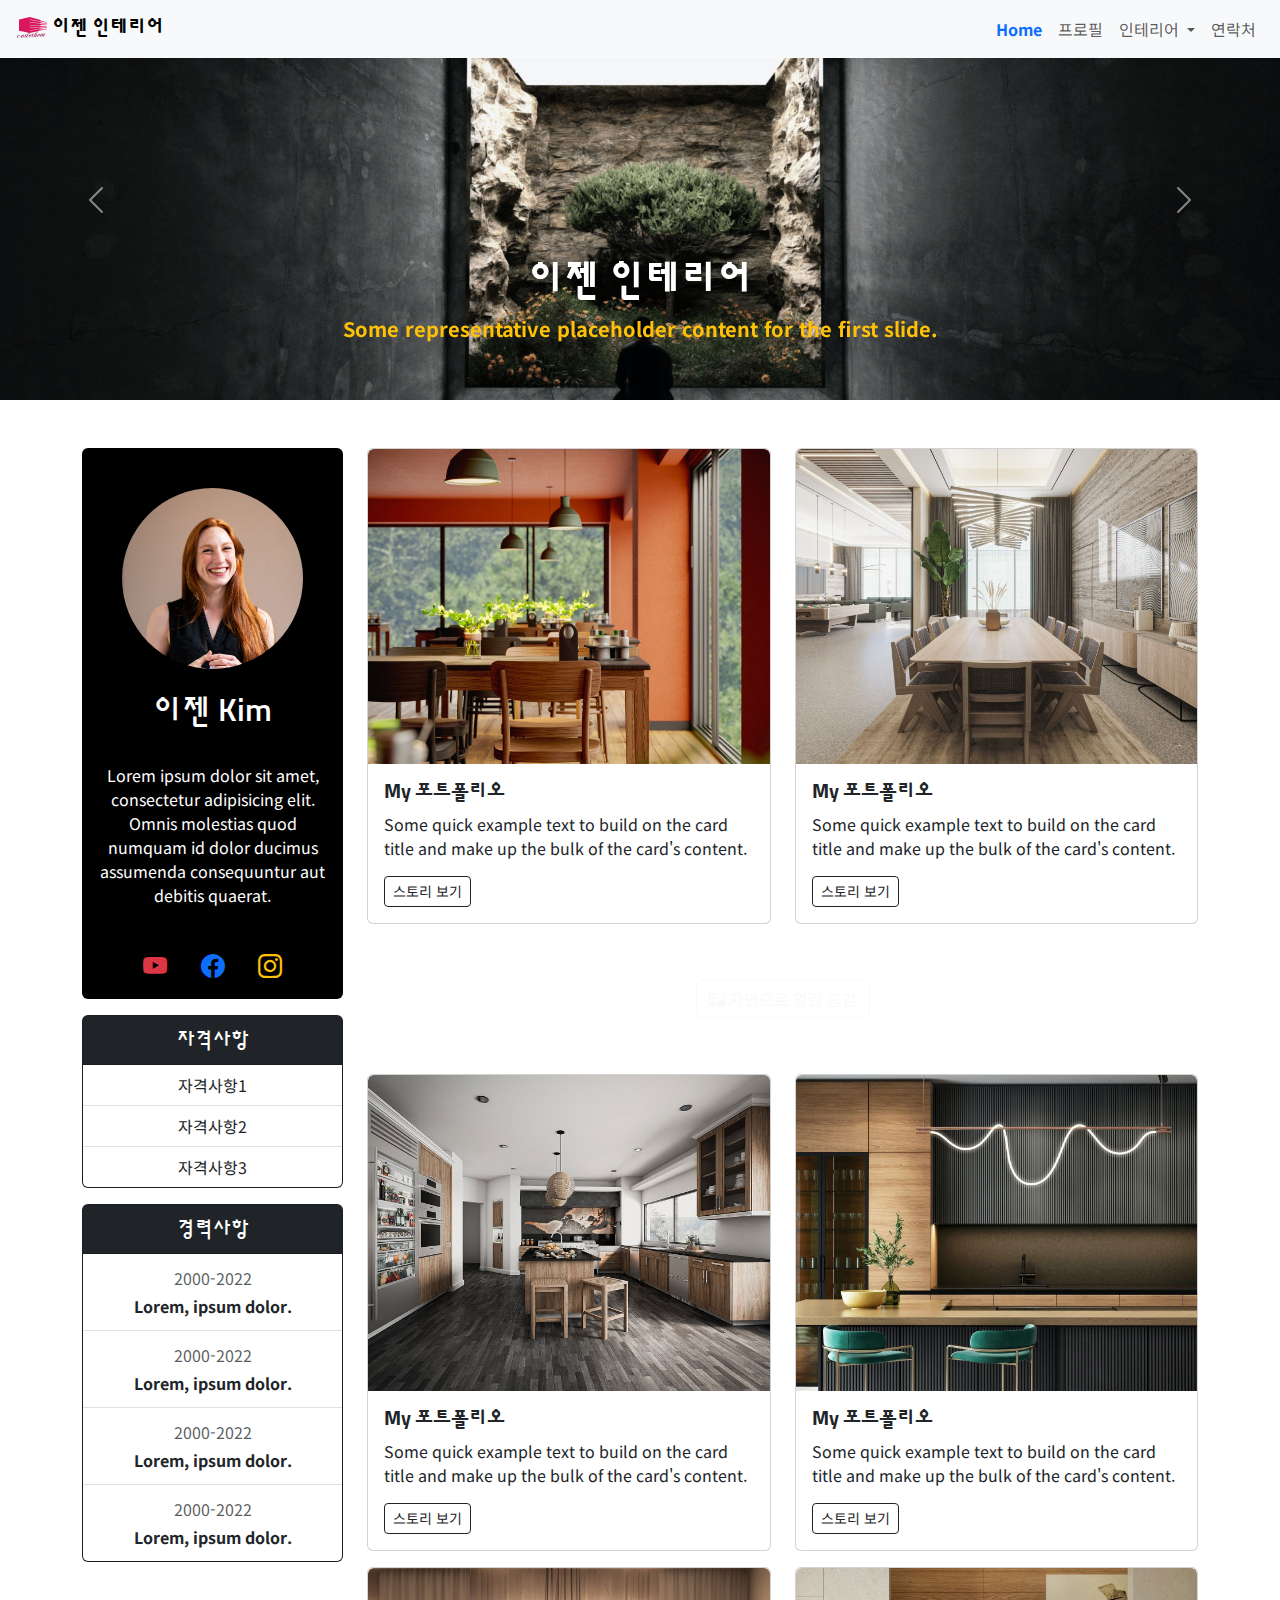
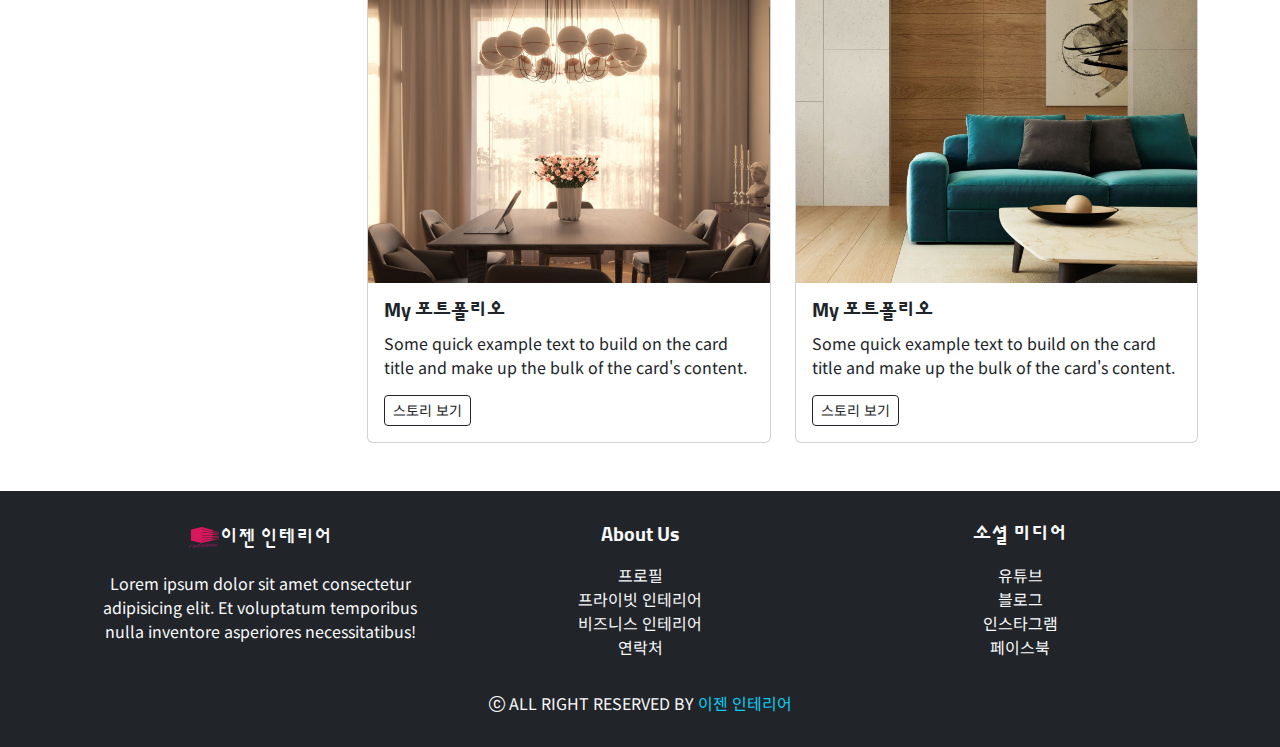
<file: index.html>
<!DOCTYPE html>
<html lang="ko">
  <head>
    <meta charset="UTF-8" />
    <meta name="viewport" content="width=device-width, initial-scale=1.0" />
    <title>이젠 인테리어</title>
    <link rel="stylesheet" href="./css/bootstrap.css" />
    <link
      rel="stylesheet"
      href="https://cdn.jsdelivr.net/npm/bootstrap-icons@1.11.3/font/bootstrap-icons.min.css"
    />
    <link rel="stylesheet" href="./css/style.css" />
  </head>
  <body>
    <!--내비게이션 바 시작-->
    <nav
      class="navbar navbar-expand-lg bg-body-tertiary fixed-top"
      id="nav-menu"
    >
      <div class="container-fluid px-3">
        <a class="navbar-brand sunflower-font fw-bold" href="#"
          ><img src="./images/logo.png" alt="로고" /> 이젠 인테리어</a
        >
        <button
          class="navbar-toggler"
          type="button"
          data-bs-toggle="collapse"
          data-bs-target="#navMenu"
          aria-controls="navMenu"
          aria-expanded="false"
          aria-label="메뉴"
        >
          <span class="navbar-toggler-icon"></span>
        </button>
        <div class="collapse navbar-collapse" id="navMenu">
          <ul class="navbar-nav ms-auto mb-2 mb-lg-0">
            <li class="nav-item">
              <a class="nav-link active" aria-current="page" href="./index.html"
                >Home</a
              >
            </li>
            <li class="nav-item">
              <a class="nav-link" href="./profile.html">프로필</a>
            </li>
            <li class="nav-item dropdown">
              <a
                class="nav-link dropdown-toggle"
                href="#"
                role="button"
                data-bs-toggle="dropdown"
                aria-expanded="false"
              >
                인테리어
              </a>
              <ul class="dropdown-menu">
                <li>
                  <a class="dropdown-item" href="./private-interior.html"
                    >개인 공간</a
                  >
                </li>
                <li>
                  <a class="dropdown-item" href="./business-interior.html"
                    >비즈니스 공간</a
                  >
                </li>
              </ul>
            </li>
            <li class="nav-item">
              <a class="nav-link" href="./contact.html">연락처</a>
            </li>
          </ul>
        </div>
      </div>
    </nav>
    <!--내비게이션 바 끝-->

    <!--헤더 시작-->
    <header>
      <div id="headerCarousel" class="carousel slide">
        <div class="carousel-inner">
          <div class="carousel-item active">
            <img
              src="./images/header1.jpg"
              class="d-block w-100"
              alt="헤더 이미지 1"
            />
            <div class="carousel-caption d-none d-md-block">
              <h1 class="fw-bold display-lg-2 fs-1">이젠 인테리어</h1>
              <p class="fs-lg-3 fs-5 fw-bold text-warning">
                Some representative placeholder content for the first slide.
              </p>
            </div>
          </div>
          <div class="carousel-item">
            <img
              src="./images/header2.jpg"
              class="d-block w-100 img-fluid"
              alt="헤더 이미지 2"
            />
            <div class="carousel-caption d-none d-md-block">
              <h1 class="fw-bold display-lg-2 fs-1">이젠 인테리어</h1>
              <p class="fs-lg-3 fs-5 fw-bold text-danger-emphasis">
                Some representative placeholder content for the second slide.
              </p>
            </div>
          </div>
          <div class="carousel-item">
            <img
              src="./images/header3.jpg"
              class="d-block w-100 img-fluid"
              alt="헤더 이미지 3"
            />
            <div class="carousel-caption d-none d-md-block">
              <h1 class="fw-bold display-lg-2 fs-1">이젠 인테리어</h1>
              <p class="fs-lg-3 fs-5 fw-bold text-info-emphasis">
                Some representative placeholder content for the third slide.
              </p>
            </div>
          </div>
          <div class="carousel-item">
            <img
              src="./images/header4.jpg"
              class="d-block w-100 img-fluid"
              alt="헤더 이미지 4"
            />
            <div class="carousel-caption d-none d-md-block">
              <h1 class="fw-bold display-lg-2 fs-1">이젠 인테리어</h1>
              <p class="fs-lg-3 fs-5 fw-bold text-warning">
                Some representative placeholder content for the fourth slide.
              </p>
            </div>
          </div>
          <div class="carousel-item">
            <img
              src="./images/header5.jpg"
              class="d-block w-100 img-fluid"
              alt="헤더 이미지 5"
            />
            <div class="carousel-caption d-none d-md-block">
              <h1 class="fw-bold display-lg-2 fs-1">이젠 인테리어</h1>
              <p class="fs-lg-3 fs-5 fw-bold text-danger">
                Some representative placeholder content for the fifth slide.
              </p>
            </div>
          </div>
        </div>
        <button
          class="carousel-control-prev"
          type="button"
          data-bs-target="#headerCarousel"
          data-bs-slide="prev"
        >
          <span class="carousel-control-prev-icon" aria-hidden="true"></span>
          <span class="visually-hidden">Previous</span>
        </button>
        <button
          class="carousel-control-next"
          type="button"
          data-bs-target="#headerCarousel"
          data-bs-slide="next"
        >
          <span class="carousel-control-next-icon" aria-hidden="true"></span>
          <span class="visually-hidden">Next</span>
        </button>
      </div>
    </header>
    <!--헤더 끝-->

    <!--메인 섹션 시작-->
    <main class="container my-5" id="main">
      <div class="row">
        <!--프로필바 섹션 시작-->
        <section class="col-md-5 col-lg-3 mb-3">
          <!--프로필 시작-->
          <div
            class="d-flex flex-column align-items-center bg-black text-white p-3 rounded text-center"
          >
            <img
              src="./images/main-profile.jpg"
              alt="메인 프로필"
              class="img-fluid rounded-circle p-4"
            />
            <h2 class="pb-4">이젠 Kim</h2>
            <p class="pb-4">
              Lorem ipsum dolor sit amet, consectetur adipisicing elit. Omnis
              molestias quod numquam id dolor ducimus assumenda consequuntur aut
              debitis quaerat.
            </p>
            <div class="container d-flex justify-content-evenly">
              <a href="#" aria-label="유튜브"
                ><i class="bi bi-youtube text-danger fs-4"></i
              ></a>
              <a href="#" aria-label="페이스북"
                ><i class="bi bi-facebook text-primary fs-4"></i
              ></a>
              <a href="#" aria-label="인스타그램"
                ><i class="bi bi-instagram text-warning fs-4"></i
              ></a>
            </div>
          </div>
          <!--프로필 끝-->

          <!--자격사항 리스트 시작-->
          <div class="card bg-dark text-white text-center my-3">
            <div class="card-header">
              <h3 class="fs-5 m-1">자격사항</h3>
            </div>
            <ul class="list-group list-group-flush">
              <li class="list-group-item">자격사항1</li>
              <li class="list-group-item">자격사항2</li>
              <li class="list-group-item">자격사항3</li>
            </ul>
          </div>
          <!--자격사항 리스트 끝-->

          <!--경력사항 리스트 시작-->
          <div class="card bg-dark text-white text-center mt-3">
            <div class="card-header">
              <h3 class="fs-5 m-1">경력사항</h3>
            </div>
            <ul class="list-group list-group-flush">
              <li class="list-group-item">
                <p class="text-muted m-1">2000-2022</p>
                <p class="m-1 fw-bold">Lorem, ipsum dolor.</p>
              </li>
              <li class="list-group-item">
                <p class="text-muted m-1">2000-2022</p>
                <p class="m-1 fw-bold">Lorem, ipsum dolor.</p>
              </li>
              <li class="list-group-item">
                <p class="text-muted m-1">2000-2022</p>
                <p class="m-1 fw-bold">Lorem, ipsum dolor.</p>
              </li>
              <li class="list-group-item">
                <p class="text-muted m-1">2000-2022</p>
                <p class="m-1 fw-bold">Lorem, ipsum dolor.</p>
              </li>
            </ul>
          </div>
          <!--경력사항 리스트 끝-->
        </section>
        <!--프로필바 섹션 끝-->

        <!--포트폴리오 섹션 시작-->
        <section class="col-md-7 col-lg-9">
          <div class="row gy-3">
            <div class="col-lg-6">
              <div class="card rounded">
                <div class="overflow-hidden rounded-top">
                  <img
                    src="./images/gallery1.jpg"
                    class="card-img-top"
                    alt="포트폴리오1"
                  />
                </div>
                <div class="card-body">
                  <h5 class="card-title fw-bold">My 포트폴리오</h5>
                  <p class="card-text">
                    Some quick example text to build on the card title and make
                    up the bulk of the card's content.
                  </p>
                  <a href="#" class="btn btn-outline-dark btn-sm"
                    >스토리 보기</a
                  >
                </div>
              </div>
            </div>
            <div class="col-lg-6">
              <div class="card rounded">
                <div class="overflow-hidden rounded-top">
                  <img
                    src="./images/gallery2.jpg"
                    class="card-img-top"
                    alt="포트폴리오2"
                  />
                </div>
                <div class="card-body">
                  <h5 class="card-title fw-bold">My 포트폴리오</h5>
                  <p class="card-text">
                    Some quick example text to build on the card title and make
                    up the bulk of the card's content.
                  </p>
                  <a href="#" class="btn btn-outline-dark btn-sm"
                    >스토리 보기</a
                  >
                </div>
              </div>
            </div>
            <div class="col-12">
              <div class="natureimg text-center rounded p-3">
                <button
                  type="button"
                  class="btn btn-outline-light m-4"
                  data-bs-toggle="modal"
                  data-bs-target="#naturePlaceModal"
                >
                  <i class="bi bi-image"></i>
                  자연으로 열린 공간
                </button>
                <div
                  class="modal fade"
                  id="naturePlaceModal"
                  tabindex="-1"
                  data-bs-backdrop="static"
                  data-bs-keyboard="false"
                  aria-labelledby="naturePlaceModalLabel"
                  aria-hidden="true"
                >
                  <div class="modal-dialog modal-dialog-scrollable">
                    <div class="modal-content">
                      <div class="modal-header">
                        <h4
                          class="modal-title fs-5 fw-bold"
                          id="naturePlaceModal"
                        >
                          자연으로 열린 공간
                        </h4>
                        <button
                          type="button"
                          class="btn-close"
                          data-bs-dismiss="modal"
                          aria-label="닫기"
                        ></button>
                      </div>
                      <div class="modal-body">
                        <h3 class="fw-bold">Lorem ipsum dolor sit amet.</h3>
                        <p>
                          Lorem ipsum dolor sit amet, consectetur adipisicing
                          elit. Ea voluptatem inventore mollitia illum, aperiam
                          soluta!
                        </p>
                        <img
                          src="./images/modal-img.jpg"
                          alt="자연으로 열린 공간"
                          class="img-fluid"
                        />
                        <p>
                          Lorem ipsum dolor sit amet consectetur adipisicing
                          elit. Tempore ipsum, obcaecati neque libero officia
                          illo quasi quis soluta fugiat facere sed vitae
                          aspernatur ea ipsa?
                        </p>
                        <div class="modal-footer text-end pb-1">
                          <button
                            type="button"
                            class="btn btn-outline-dark"
                            data-bs-dismiss="modal"
                            aria-label="닫기"
                          >
                            닫기
                          </button>
                          <button
                            type="button"
                            href="#"
                            class="btn btn-outline-danger"
                          >
                            뉴스 기사 보기
                          </button>
                        </div>
                      </div>
                    </div>
                  </div>
                </div>
              </div>
            </div>
            <div class="col-lg-6">
              <div class="card rounded">
                <div class="overflow-hidden rounded-top">
                  <img
                    src="./images/gallery3.jpg"
                    class="card-img-top"
                    alt="포트폴리오3"
                  />
                </div>
                <div class="card-body">
                  <h5 class="card-title fw-bold">My 포트폴리오</h5>
                  <p class="card-text">
                    Some quick example text to build on the card title and make
                    up the bulk of the card's content.
                  </p>
                  <a href="#" class="btn btn-outline-dark btn-sm"
                    >스토리 보기</a
                  >
                </div>
              </div>
            </div>
            <div class="col-lg-6">
              <div class="card rounded">
                <div class="overflow-hidden rounded-top">
                  <img
                    src="./images/gallery4.jpg"
                    class="card-img-top"
                    alt="포트폴리오4"
                  />
                </div>
                <div class="card-body">
                  <h5 class="card-title fw-bold">My 포트폴리오</h5>
                  <p class="card-text">
                    Some quick example text to build on the card title and make
                    up the bulk of the card's content.
                  </p>
                  <a href="#" class="btn btn-outline-dark btn-sm"
                    >스토리 보기</a
                  >
                </div>
              </div>
            </div>
            <div class="col-lg-6">
              <div class="card rounded">
                <div class="overflow-hidden rounded-top">
                  <img
                    src="./images/gallery5.jpg"
                    class="card-img-top"
                    alt="포트폴리오5"
                  />
                </div>
                <div class="card-body">
                  <h5 class="card-title fw-bold">My 포트폴리오</h5>
                  <p class="card-text">
                    Some quick example text to build on the card title and make
                    up the bulk of the card's content.
                  </p>
                  <a href="#" class="btn btn-outline-dark btn-sm"
                    >스토리 보기</a
                  >
                </div>
              </div>
            </div>
            <div class="col-lg-6">
              <div class="card rounded">
                <div class="overflow-hidden rounded-top">
                  <img
                    src="./images/gallery6.jpg"
                    class="card-img-top"
                    alt="포트폴리오6"
                  />
                </div>
                <div class="card-body">
                  <h5 class="card-title fw-bold">My 포트폴리오</h5>
                  <p class="card-text">
                    Some quick example text to build on the card title and make
                    up the bulk of the card's content.
                  </p>
                  <a href="#" class="btn btn-outline-dark btn-sm"
                    >스토리 보기</a
                  >
                </div>
              </div>
            </div>
          </div>
        </section>
        <!--포트폴리오 섹션 끝-->
      </div>
    </main>

    <!--푸터 시작-->
    <footer class="bg-dark text-center text-light py-3">
      <div class="container overflow-hidden">
        <div class="row">
          <div class="col-sm-12 col-md-4">
            <div>
              <div class="my-3">
                <a
                  href="./index.html"
                  class="text-decoration-none link-light fs-5 sunflower-font"
                  ><img src="./images/logo.png" alt="로고" />이젠 인테리어</a
                >
              </div>
              <p>
                Lorem ipsum dolor sit amet consectetur adipisicing elit. Et
                voluptatum temporibus nulla inventore asperiores necessitatibus!
              </p>
            </div>
          </div>

          <div class="col-sm-12 col-md-4">
            <h5 class="fw-bold my-3">About Us</h5>
            <div>
              <ul class="list-unstyled">
                <li>
                  <a
                    href="./profile.html"
                    class="text-decoration-none link-light"
                    >프로필</a
                  >
                </li>
                <li>
                  <a
                    href="./private-interior.html"
                    class="text-decoration-none link-light"
                    >프라이빗 인테리어</a
                  >
                </li>
                <li>
                  <a
                    href="./business-interior.html"
                    class="text-decoration-none link-light"
                    >비즈니스 인테리어</a
                  >
                </li>
                <li>
                  <a
                    href="./contact.html"
                    class="text-decoration-none link-light"
                    >연락처</a
                  >
                </li>
              </ul>
            </div>
          </div>

          <div class="col-sm-12 col-md-4">
            <h5 class="fw-bold my-3">소셜 미디어</h5>
            <div>
              <ul class="list-unstyled">
                <li>
                  <a href="#" class="text-decoration-none link-light">유튜브</a>
                </li>
                <li>
                  <a href="#" class="text-decoration-none link-light">블로그</a>
                </li>
                <li>
                  <a href="#" class="text-decoration-none link-light"
                    >인스타그램</a
                  >
                </li>
                <li>
                  <a href="#" class="text-decoration-none link-light"
                    >페이스북</a
                  >
                </li>
              </ul>
            </div>
          </div>

          <div class="col-12">
            <div class="my-3">
              <i class="bi bi-c-circle"></i> ALL RIGHT RESERVED BY
              <a href="#main" class="text-decoration-none text-info"
                >이젠 인테리어</a
              >
            </div>
          </div>
        </div>
      </div>
    </footer>
    <!--푸터 끝-->

    <!--메인 섹션 끝-->
    <script src="./js/bootstrap.bundle.js"></script>
  </body>
</html>
</file>
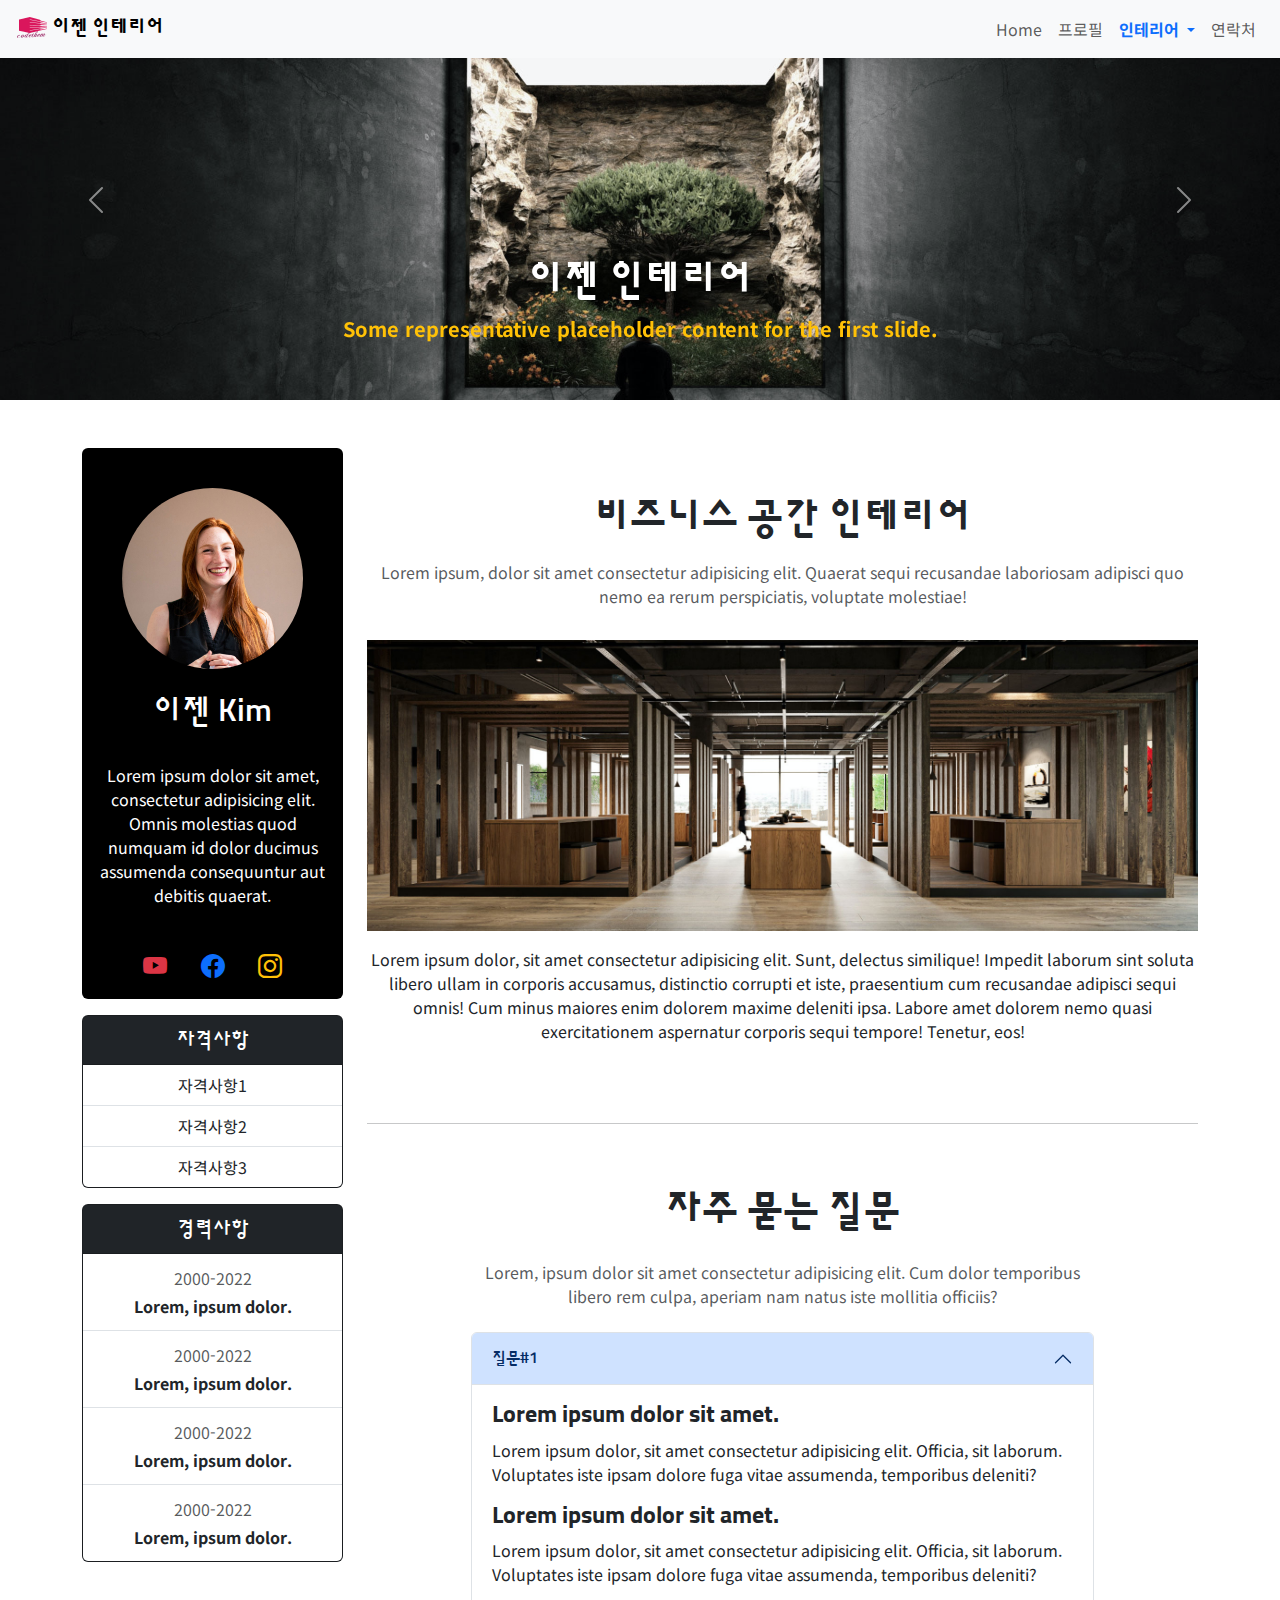
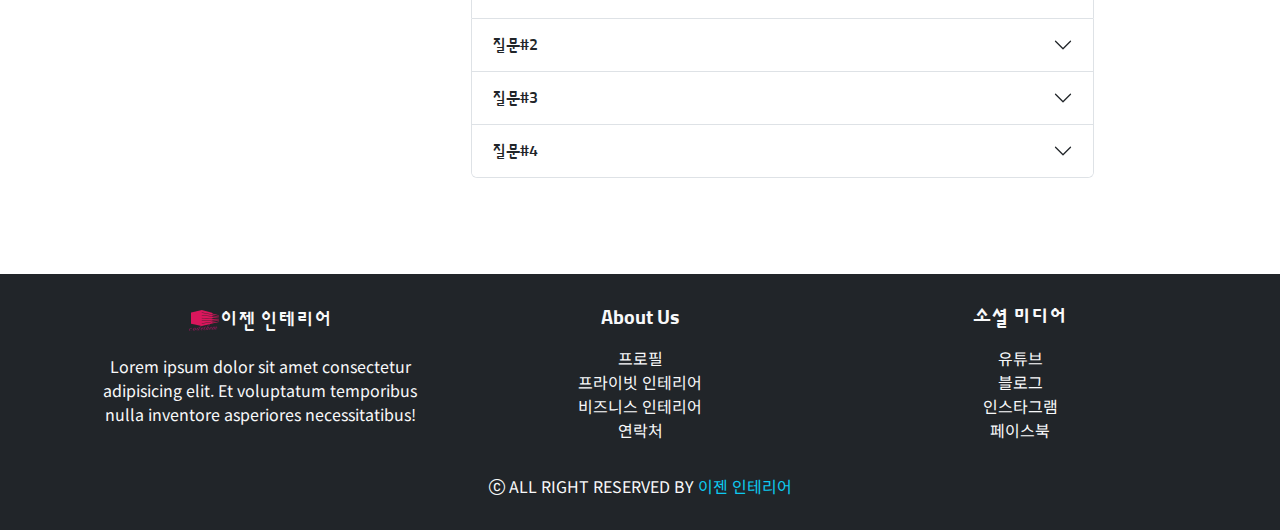
<file: business-interior.html>
<!DOCTYPE html>
<html lang="ko">
  <head>
    <meta charset="UTF-8" />
    <meta name="viewport" content="width=device-width, initial-scale=1.0" />
    <title>이젠 인테리어</title>
    <link rel="stylesheet" href="./css/bootstrap.css" />
    <link
      rel="stylesheet"
      href="https://cdn.jsdelivr.net/npm/bootstrap-icons@1.11.3/font/bootstrap-icons.min.css"
    />
    <link rel="stylesheet" href="./css/style.css" />
  </head>
  <body>
    <!--내비게이션 바 시작-->
    <nav
      class="navbar navbar-expand-lg bg-body-tertiary fixed-top"
      id="nav-menu"
    >
      <div class="container-fluid px-3">
        <a class="navbar-brand sunflower-font fw-bold" href="#"
          ><img src="./images/logo.png" alt="로고" /> 이젠 인테리어</a
        >
        <button
          class="navbar-toggler"
          type="button"
          data-bs-toggle="collapse"
          data-bs-target="#navMenu"
          aria-controls="navMenu"
          aria-expanded="false"
          aria-label="메뉴"
        >
          <span class="navbar-toggler-icon"></span>
        </button>
        <div class="collapse navbar-collapse" id="navMenu">
          <ul class="navbar-nav ms-auto mb-2 mb-lg-0">
            <li class="nav-item">
              <a class="nav-link" aria-current="page" href="./index.html"
                >Home</a
              >
            </li>
            <li class="nav-item">
              <a class="nav-link" href="./profile.html">프로필</a>
            </li>
            <li class="nav-item dropdown">
              <a
                class="nav-link dropdown-toggle active"
                aria-current="page"
                href="#"
                role="button"
                data-bs-toggle="dropdown"
                aria-expanded="false"
              >
                인테리어
              </a>
              <ul class="dropdown-menu">
                <li>
                  <a class="dropdown-item" href="./private-interior.html"
                    >개인 공간</a
                  >
                </li>
                <li>
                  <a
                    class="dropdown-item active"
                    aria-current="page"
                    href="./business-interior.html"
                    >비즈니스 공간</a
                  >
                </li>
              </ul>
            </li>
            <li class="nav-item">
              <a class="nav-link" href="./contact.html">연락처</a>
            </li>
          </ul>
        </div>
      </div>
    </nav>
    <!--내비게이션 바 끝-->

    <!--헤더 시작-->
    <header>
      <div id="headerCarousel" class="carousel slide">
        <div class="carousel-inner">
          <div class="carousel-item active">
            <img
              src="./images/header1.jpg"
              class="d-block w-100"
              alt="헤더 이미지 1"
            />
            <div class="carousel-caption d-none d-md-block">
              <h1 class="fw-bold display-lg-2 fs-1">이젠 인테리어</h1>
              <p class="fs-lg-3 fs-5 fw-bold text-warning">
                Some representative placeholder content for the first slide.
              </p>
            </div>
          </div>
          <div class="carousel-item">
            <img
              src="./images/header2.jpg"
              class="d-block w-100 img-fluid"
              alt="헤더 이미지 2"
            />
            <div class="carousel-caption d-none d-md-block">
              <h1 class="fw-bold display-lg-2 fs-1">이젠 인테리어</h1>
              <p class="fs-lg-3 fs-5 fw-bold text-danger-emphasis">
                Some representative placeholder content for the second slide.
              </p>
            </div>
          </div>
          <div class="carousel-item">
            <img
              src="./images/header3.jpg"
              class="d-block w-100 img-fluid"
              alt="헤더 이미지 3"
            />
            <div class="carousel-caption d-none d-md-block">
              <h1 class="fw-bold display-lg-2 fs-1">이젠 인테리어</h1>
              <p class="fs-lg-3 fs-5 fw-bold text-info-emphasis">
                Some representative placeholder content for the third slide.
              </p>
            </div>
          </div>
          <div class="carousel-item">
            <img
              src="./images/header4.jpg"
              class="d-block w-100 img-fluid"
              alt="헤더 이미지 4"
            />
            <div class="carousel-caption d-none d-md-block">
              <h1 class="fw-bold display-lg-2 fs-1">이젠 인테리어</h1>
              <p class="fs-lg-3 fs-5 fw-bold text-warning">
                Some representative placeholder content for the fourth slide.
              </p>
            </div>
          </div>
          <div class="carousel-item">
            <img
              src="./images/header5.jpg"
              class="d-block w-100 img-fluid"
              alt="헤더 이미지 5"
            />
            <div class="carousel-caption d-none d-md-block">
              <h1 class="fw-bold display-lg-2 fs-1">이젠 인테리어</h1>
              <p class="fs-lg-3 fs-5 fw-bold text-danger">
                Some representative placeholder content for the fifth slide.
              </p>
            </div>
          </div>
        </div>
        <button
          class="carousel-control-prev"
          type="button"
          data-bs-target="#headerCarousel"
          data-bs-slide="prev"
        >
          <span class="carousel-control-prev-icon" aria-hidden="true"></span>
          <span class="visually-hidden">Previous</span>
        </button>
        <button
          class="carousel-control-next"
          type="button"
          data-bs-target="#headerCarousel"
          data-bs-slide="next"
        >
          <span class="carousel-control-next-icon" aria-hidden="true"></span>
          <span class="visually-hidden">Next</span>
        </button>
      </div>
    </header>
    <!--헤더 끝-->

    <!--메인 섹션 시작-->
    <main class="container my-5" id="main">
      <div class="row">
        <!--프로필바 섹션 시작-->
        <section class="col-md-5 col-lg-3 order-2 order-md-1">
          <!--프로필 시작-->
          <div
            class="d-flex flex-column align-items-center bg-black text-white p-3 rounded text-center"
          >
            <img
              src="./images/main-profile.jpg"
              alt="메인 프로필"
              class="img-fluid rounded-circle p-4"
            />
            <h2 class="pb-4">이젠 Kim</h2>
            <p class="pb-4">
              Lorem ipsum dolor sit amet, consectetur adipisicing elit. Omnis
              molestias quod numquam id dolor ducimus assumenda consequuntur aut
              debitis quaerat.
            </p>
            <div class="container d-flex justify-content-evenly">
              <a href="#" aria-label="유튜브"
                ><i class="bi bi-youtube text-danger fs-4"></i
              ></a>
              <a href="#" aria-label="페이스북"
                ><i class="bi bi-facebook text-primary fs-4"></i
              ></a>
              <a href="#" aria-label="인스타그램"
                ><i class="bi bi-instagram text-warning fs-4"></i
              ></a>
            </div>
          </div>
          <!--프로필 끝-->

          <!--자격사항 리스트 시작-->
          <div class="card bg-dark text-white text-center my-3">
            <div class="card-header">
              <h3 class="fs-5 m-1">자격사항</h3>
            </div>
            <ul class="list-group list-group-flush">
              <li class="list-group-item">자격사항1</li>
              <li class="list-group-item">자격사항2</li>
              <li class="list-group-item">자격사항3</li>
            </ul>
          </div>
          <!--자격사항 리스트 끝-->

          <!--경력사항 리스트 시작-->
          <div class="card bg-dark text-white text-center mt-3">
            <div class="card-header">
              <h3 class="fs-5 m-1">경력사항</h3>
            </div>
            <ul class="list-group list-group-flush">
              <li class="list-group-item">
                <p class="text-muted m-1">2000-2022</p>
                <p class="m-1 fw-bold">Lorem, ipsum dolor.</p>
              </li>
              <li class="list-group-item">
                <p class="text-muted m-1">2000-2022</p>
                <p class="m-1 fw-bold">Lorem, ipsum dolor.</p>
              </li>
              <li class="list-group-item">
                <p class="text-muted m-1">2000-2022</p>
                <p class="m-1 fw-bold">Lorem, ipsum dolor.</p>
              </li>
              <li class="list-group-item">
                <p class="text-muted m-1">2000-2022</p>
                <p class="m-1 fw-bold">Lorem, ipsum dolor.</p>
              </li>
            </ul>
          </div>
          <!--경력사항 리스트 끝-->
        </section>
        <!--프로필바 섹션 끝-->

        <!--비즈니스 공간 섹션 시작-->
        <section class="col-md-7 col-lg-9 order-1 order-md-2">
          <!--비즈니스 공간 인테리어 시작-->
          <section class="text-center py-5">
            <h1 class="fw-bold mb-3">비즈니스 공간 인테리어</h1>
            <p class="text-muted">
              Lorem ipsum, dolor sit amet consectetur adipisicing elit. Quaerat
              sequi recusandae laboriosam adipisci quo nemo ea rerum
              perspiciatis, voluptate molestiae!
            </p>
            <img
              src="./images/business.jpg"
              alt="비지니스 인테리어"
              class="img-fluid my-3"
            />
            <p>
              Lorem ipsum dolor, sit amet consectetur adipisicing elit. Sunt,
              delectus similique! Impedit laborum sint soluta libero ullam in
              corporis accusamus, distinctio corrupti et iste, praesentium cum
              recusandae adipisci sequi omnis! Cum minus maiores enim dolorem
              maxime deleniti ipsa. Labore amet dolorem nemo quasi
              exercitationem aspernatur corporis sequi tempore! Tenetur, eos!
            </p>
          </section>
          <!--비즈니스 공간 인테리어 끝-->

          <hr />

          <!--자주 묻는 질문 시작-->
          <section class="py-5">
            <div class="col-lg-9 mx-auto">
              <div class="text-center">
                <h1 class="fw-bold">자주 묻는 질문</h1>
                <p class="text-muted my-4">
                  Lorem, ipsum dolor sit amet consectetur adipisicing elit. Cum
                  dolor temporibus libero rem culpa, aperiam nam natus iste
                  mollitia officiis?
                </p>
              </div>
              <div class="accordion" id="accordionExample">
                <!--질문 1 시작-->
                <div class="accordion-item">
                  <h2 class="accordion-header">
                    <button
                      class="accordion-button"
                      type="button"
                      data-bs-toggle="collapse"
                      data-bs-target="#collapseOne"
                      aria-expanded="true"
                      aria-controls="collapseOne"
                    >
                      질문#1
                    </button>
                  </h2>
                  <div
                    id="collapseOne"
                    class="accordion-collapse collapse show"
                    data-bs-parent="#accordionExample"
                  >
                    <div class="accordion-body">
                      <h4 class="fw-bold">Lorem ipsum dolor sit amet.</h4>
                      <p>
                        Lorem ipsum dolor, sit amet consectetur adipisicing
                        elit. Officia, sit laborum. Voluptates iste ipsam dolore
                        fuga vitae assumenda, temporibus deleniti?
                      </p>
                      <h4 class="fw-bold">Lorem ipsum dolor sit amet.</h4>
                      <p>
                        Lorem ipsum dolor, sit amet consectetur adipisicing
                        elit. Officia, sit laborum. Voluptates iste ipsam dolore
                        fuga vitae assumenda, temporibus deleniti?
                      </p>
                    </div>
                  </div>
                </div>
                <!--질문 1 끝-->

                <!--질문 2 시작-->
                <div class="accordion-item">
                  <h2 class="accordion-header">
                    <button
                      class="accordion-button collapsed"
                      type="button"
                      data-bs-toggle="collapse"
                      data-bs-target="#collapseTwo"
                      aria-expanded="false"
                      aria-controls="collapseTwo"
                    >
                      질문#2
                    </button>
                  </h2>
                  <div
                    id="collapseTwo"
                    class="accordion-collapse collapse"
                    data-bs-parent="#accordionExample"
                  >
                    <div class="accordion-body">
                      <h4 class="fw-bold">Lorem ipsum dolor sit amet.</h4>
                      <p>
                        Lorem ipsum dolor, sit amet consectetur adipisicing
                        elit. Officia, sit laborum. Voluptates iste ipsam dolore
                        fuga vitae assumenda, temporibus deleniti?
                      </p>
                      <h4 class="fw-bold">Lorem ipsum dolor sit amet.</h4>
                      <p>
                        Lorem ipsum dolor, sit amet consectetur adipisicing
                        elit. Officia, sit laborum. Voluptates iste ipsam dolore
                        fuga vitae assumenda, temporibus deleniti?
                      </p>
                    </div>
                  </div>
                </div>
                <!--질문 2 끝-->

                <!--질문 3 시작-->
                <div class="accordion-item">
                  <h2 class="accordion-header">
                    <button
                      class="accordion-button collapsed"
                      type="button"
                      data-bs-toggle="collapse"
                      data-bs-target="#collapseThree"
                      aria-expanded="false"
                      aria-controls="collapseThree"
                    >
                      질문#3
                    </button>
                  </h2>
                  <div
                    id="collapseThree"
                    class="accordion-collapse collapse"
                    data-bs-parent="#accordionExample"
                  >
                    <div class="accordion-body">
                      <h4 class="fw-bold">Lorem ipsum dolor sit amet.</h4>
                      <p>
                        Lorem ipsum dolor, sit amet consectetur adipisicing
                        elit. Officia, sit laborum. Voluptates iste ipsam dolore
                        fuga vitae assumenda, temporibus deleniti?
                      </p>
                      <h4 class="fw-bold">Lorem ipsum dolor sit amet.</h4>
                      <p>
                        Lorem ipsum dolor, sit amet consectetur adipisicing
                        elit. Officia, sit laborum. Voluptates iste ipsam dolore
                        fuga vitae assumenda, temporibus deleniti?
                      </p>
                    </div>
                  </div>
                </div>
                <!--질문 3 끝-->

                <!--질문 4 시작-->
                <div class="accordion-item">
                  <h2 class="accordion-header">
                    <button
                      class="accordion-button collapsed"
                      type="button"
                      data-bs-toggle="collapse"
                      data-bs-target="#collapseFour"
                      aria-expanded="false"
                      aria-controls="collapseFour"
                    >
                      질문#4
                    </button>
                  </h2>
                  <div
                    id="collapseFour"
                    class="accordion-collapse collapse"
                    data-bs-parent="#accordionExample"
                  >
                    <div class="accordion-body">
                      <h4 class="fw-bold">Lorem ipsum dolor sit amet.</h4>
                      <p>
                        Lorem ipsum dolor, sit amet consectetur adipisicing
                        elit. Officia, sit laborum. Voluptates iste ipsam dolore
                        fuga vitae assumenda, temporibus deleniti?
                      </p>
                      <h4 class="fw-bold">Lorem ipsum dolor sit amet.</h4>
                      <p>
                        Lorem ipsum dolor, sit amet consectetur adipisicing
                        elit. Officia, sit laborum. Voluptates iste ipsam dolore
                        fuga vitae assumenda, temporibus deleniti?
                      </p>
                    </div>
                  </div>
                </div>
                <!--질문 4 끝-->
              </div>
            </div>
          </section>
          <!--자주 묻는 질문 끝-->
        </section>
        <!--비즈니스 공간 섹션 끝-->
      </div>
    </main>

    <!--푸터 시작-->
    <footer class="bg-dark text-center text-light py-3">
      <div class="container overflow-hidden">
        <div class="row">
          <div class="col-sm-12 col-md-4">
            <div>
              <div class="my-3">
                <a
                  href="./index.html"
                  class="text-decoration-none link-light fs-5 sunflower-font"
                  ><img src="./images/logo.png" alt="로고" />이젠 인테리어</a
                >
              </div>
              <p>
                Lorem ipsum dolor sit amet consectetur adipisicing elit. Et
                voluptatum temporibus nulla inventore asperiores necessitatibus!
              </p>
            </div>
          </div>

          <div class="col-sm-12 col-md-4">
            <h5 class="fw-bold my-3">About Us</h5>
            <div>
              <ul class="list-unstyled">
                <li>
                  <a
                    href="./profile.html"
                    class="text-decoration-none link-light"
                    >프로필</a
                  >
                </li>
                <li>
                  <a
                    href="./private-interior.html"
                    class="text-decoration-none link-light"
                    >프라이빗 인테리어</a
                  >
                </li>
                <li>
                  <a
                    href="./business-interior.html"
                    class="text-decoration-none link-light"
                    >비즈니스 인테리어</a
                  >
                </li>
                <li>
                  <a
                    href="./contact.html"
                    class="text-decoration-none link-light"
                    >연락처</a
                  >
                </li>
              </ul>
            </div>
          </div>

          <div class="col-sm-12 col-md-4">
            <h5 class="fw-bold my-3">소셜 미디어</h5>
            <div>
              <ul class="list-unstyled">
                <li>
                  <a href="#" class="text-decoration-none link-light">유튜브</a>
                </li>
                <li>
                  <a href="#" class="text-decoration-none link-light">블로그</a>
                </li>
                <li>
                  <a href="#" class="text-decoration-none link-light"
                    >인스타그램</a
                  >
                </li>
                <li>
                  <a href="#" class="text-decoration-none link-light"
                    >페이스북</a
                  >
                </li>
              </ul>
            </div>
          </div>

          <div class="col-12">
            <div class="my-3">
              <i class="bi bi-c-circle"></i> ALL RIGHT RESERVED BY
              <a href="#main" class="text-decoration-none text-info"
                >이젠 인테리어</a
              >
            </div>
          </div>
        </div>
      </div>
    </footer>
    <!--푸터 끝-->

    <!--메인 섹션 끝-->
    <script src="./js/bootstrap.bundle.js"></script>
  </body>
</html>
</file>
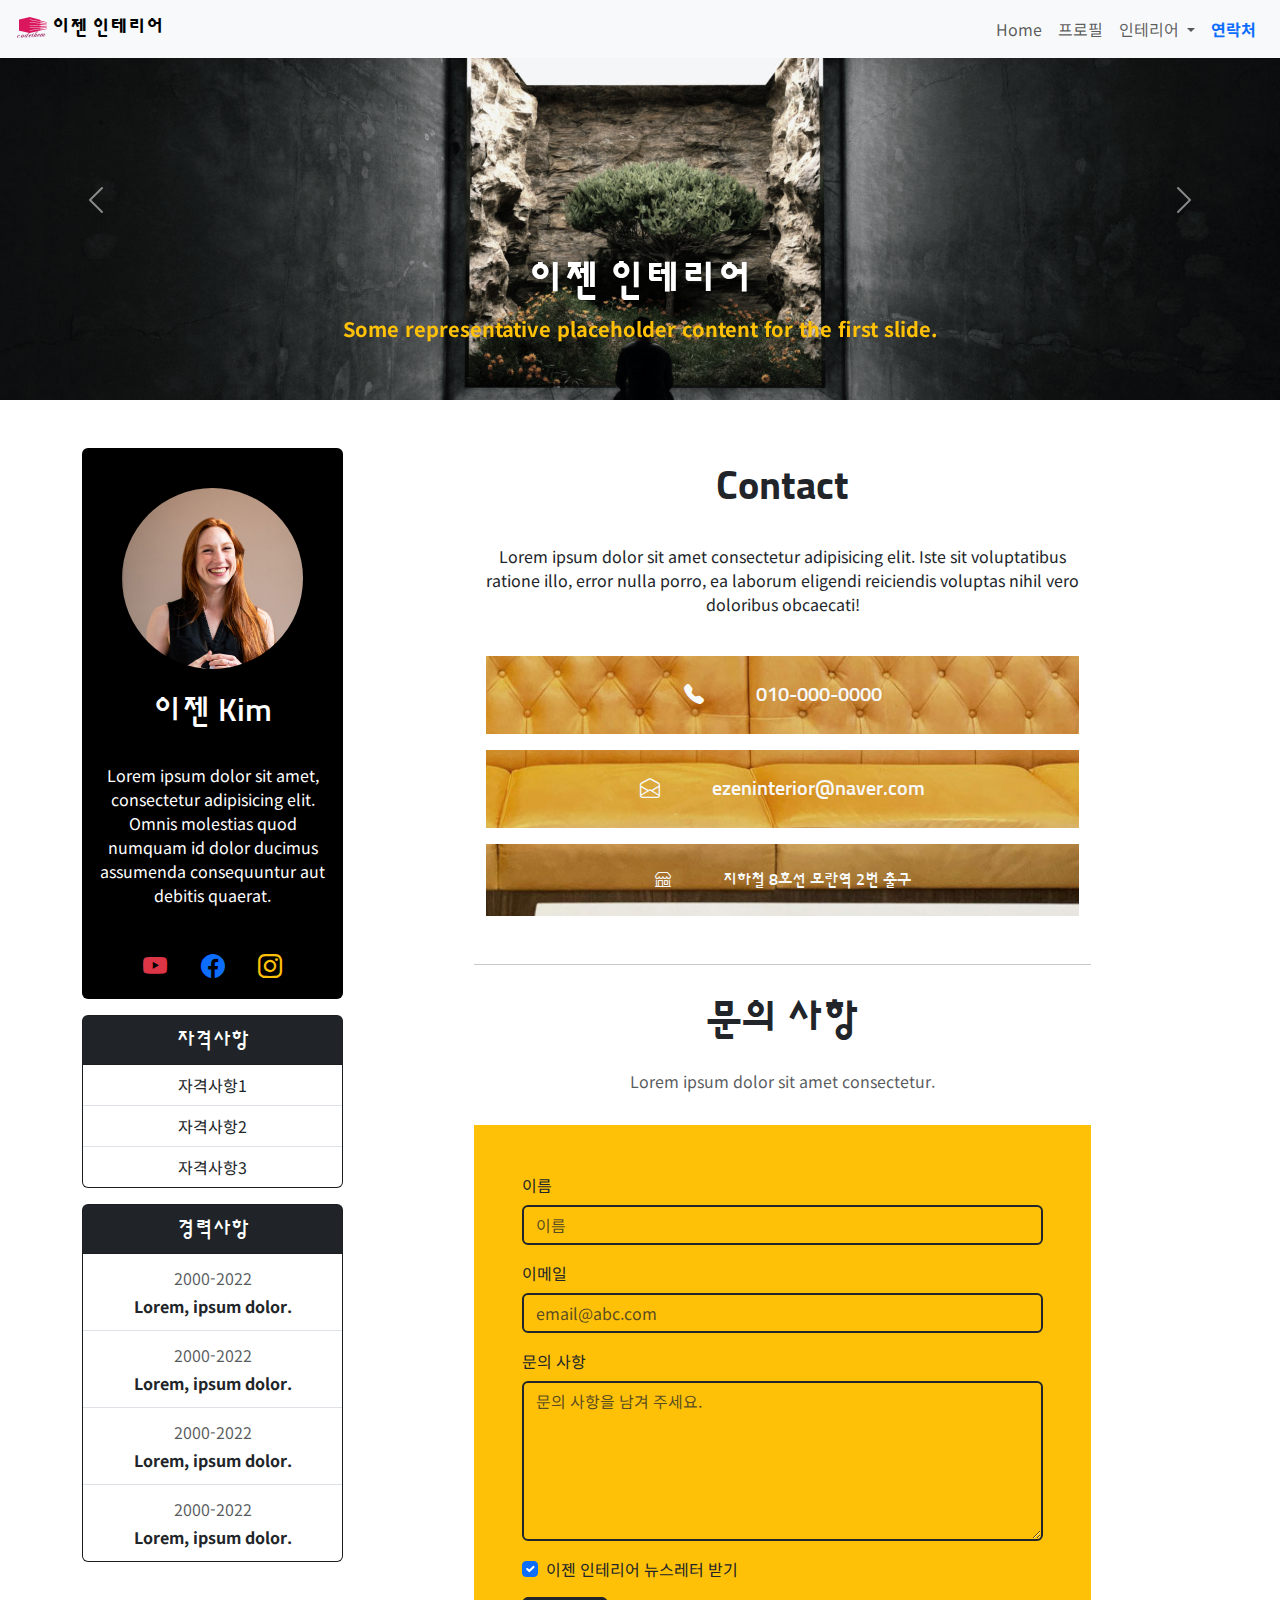
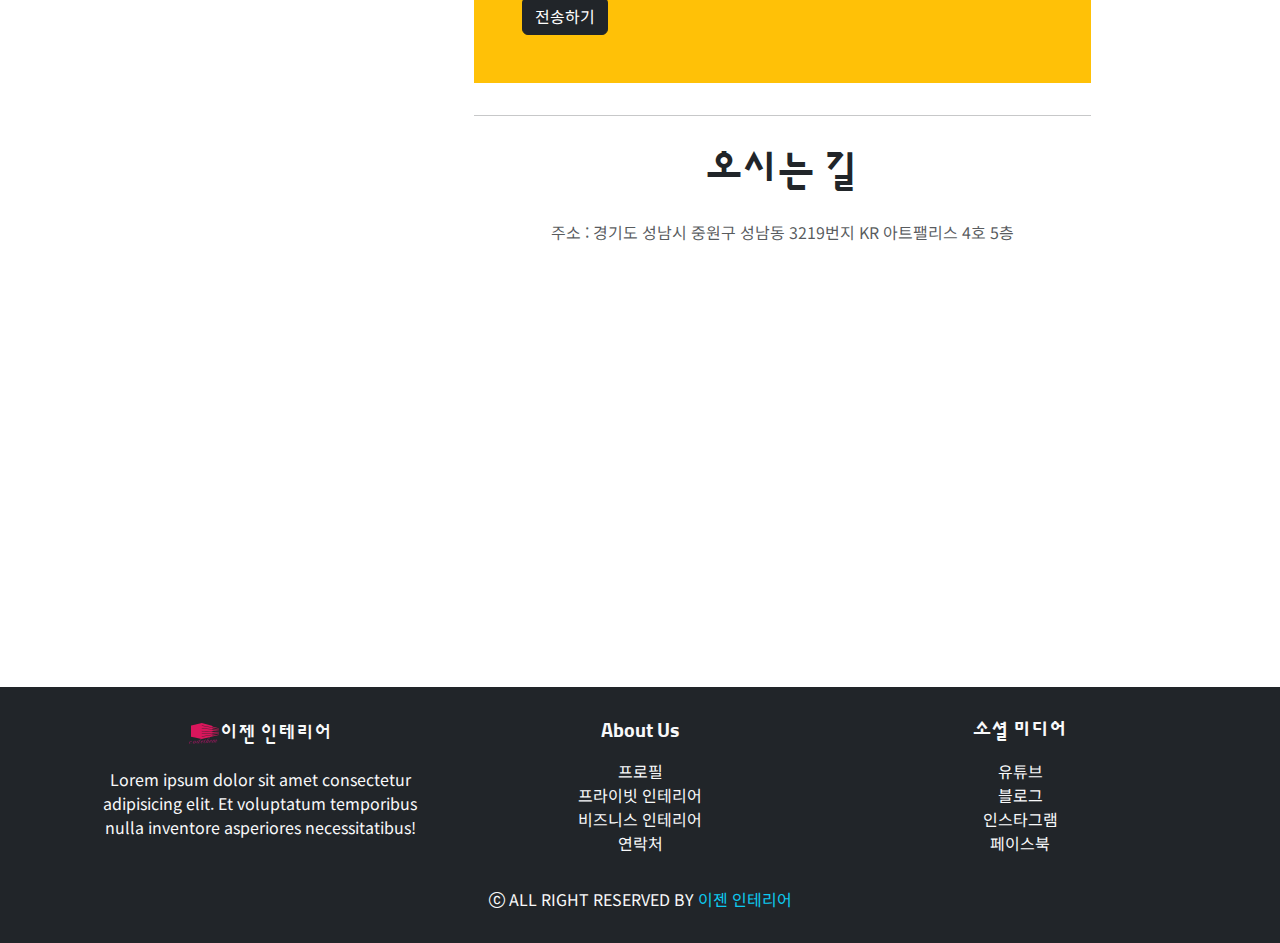
<file: contact.html>
<!DOCTYPE html>
<html lang="ko">
  <head>
    <meta charset="UTF-8" />
    <meta name="viewport" content="width=device-width, initial-scale=1.0" />
    <title>이젠 인테리어</title>
    <link rel="stylesheet" href="./css/bootstrap.css" />
    <link
      rel="stylesheet"
      href="https://cdn.jsdelivr.net/npm/bootstrap-icons@1.11.3/font/bootstrap-icons.min.css"
    />
    <link rel="stylesheet" href="./css/style.css" />
  </head>
  <body>
    <!--내비게이션 바 시작-->
    <nav
      class="navbar navbar-expand-lg bg-body-tertiary fixed-top"
      id="nav-menu"
    >
      <div class="container-fluid px-3">
        <a class="navbar-brand sunflower-font fw-bold" href="#"
          ><img src="./images/logo.png" alt="로고" /> 이젠 인테리어</a
        >
        <button
          class="navbar-toggler"
          type="button"
          data-bs-toggle="collapse"
          data-bs-target="#navMenu"
          aria-controls="navMenu"
          aria-expanded="false"
          aria-label="메뉴"
        >
          <span class="navbar-toggler-icon"></span>
        </button>
        <div class="collapse navbar-collapse" id="navMenu">
          <ul class="navbar-nav ms-auto mb-2 mb-lg-0">
            <li class="nav-item">
              <a class="nav-link" href="./index.html">Home</a>
            </li>
            <li class="nav-item">
              <a class="nav-link" href="./profile.html">프로필</a>
            </li>
            <li class="nav-item dropdown">
              <a
                class="nav-link dropdown-toggle"
                href="#"
                role="button"
                data-bs-toggle="dropdown"
                aria-expanded="false"
              >
                인테리어
              </a>
              <ul class="dropdown-menu">
                <li>
                  <a class="dropdown-item" href="./private-interior.html"
                    >개인 공간</a
                  >
                </li>
                <li>
                  <a class="dropdown-item" href="./business-interior.html"
                    >비즈니스 공간</a
                  >
                </li>
              </ul>
            </li>
            <li class="nav-item">
              <a
                class="nav-link active"
                aria-current="page"
                href="./contact.html"
                >연락처</a
              >
            </li>
          </ul>
        </div>
      </div>
    </nav>
    <!--내비게이션 바 끝-->

    <!--헤더 시작-->
    <header>
      <div id="headerCarousel" class="carousel slide">
        <div class="carousel-inner">
          <div class="carousel-item active">
            <img
              src="./images/header1.jpg"
              class="d-block w-100"
              alt="헤더 이미지 1"
            />
            <div class="carousel-caption d-none d-md-block">
              <h1 class="fw-bold display-lg-2 fs-1">이젠 인테리어</h1>
              <p class="fs-lg-3 fs-5 fw-bold text-warning">
                Some representative placeholder content for the first slide.
              </p>
            </div>
          </div>
          <div class="carousel-item">
            <img
              src="./images/header2.jpg"
              class="d-block w-100 img-fluid"
              alt="헤더 이미지 2"
            />
            <div class="carousel-caption d-none d-md-block">
              <h1 class="fw-bold display-lg-2 fs-1">이젠 인테리어</h1>
              <p class="fs-lg-3 fs-5 fw-bold text-danger-emphasis">
                Some representative placeholder content for the second slide.
              </p>
            </div>
          </div>
          <div class="carousel-item">
            <img
              src="./images/header3.jpg"
              class="d-block w-100 img-fluid"
              alt="헤더 이미지 3"
            />
            <div class="carousel-caption d-none d-md-block">
              <h1 class="fw-bold display-lg-2 fs-1">이젠 인테리어</h1>
              <p class="fs-lg-3 fs-5 fw-bold text-info-emphasis">
                Some representative placeholder content for the third slide.
              </p>
            </div>
          </div>
          <div class="carousel-item">
            <img
              src="./images/header4.jpg"
              class="d-block w-100 img-fluid"
              alt="헤더 이미지 4"
            />
            <div class="carousel-caption d-none d-md-block">
              <h1 class="fw-bold display-lg-2 fs-1">이젠 인테리어</h1>
              <p class="fs-lg-3 fs-5 fw-bold text-warning">
                Some representative placeholder content for the fourth slide.
              </p>
            </div>
          </div>
          <div class="carousel-item">
            <img
              src="./images/header5.jpg"
              class="d-block w-100 img-fluid"
              alt="헤더 이미지 5"
            />
            <div class="carousel-caption d-none d-md-block">
              <h1 class="fw-bold display-lg-2 fs-1">이젠 인테리어</h1>
              <p class="fs-lg-3 fs-5 fw-bold text-danger">
                Some representative placeholder content for the fifth slide.
              </p>
            </div>
          </div>
        </div>
        <button
          class="carousel-control-prev"
          type="button"
          data-bs-target="#headerCarousel"
          data-bs-slide="prev"
        >
          <span class="carousel-control-prev-icon" aria-hidden="true"></span>
          <span class="visually-hidden">Previous</span>
        </button>
        <button
          class="carousel-control-next"
          type="button"
          data-bs-target="#headerCarousel"
          data-bs-slide="next"
        >
          <span class="carousel-control-next-icon" aria-hidden="true"></span>
          <span class="visually-hidden">Next</span>
        </button>
      </div>
    </header>
    <!--헤더 끝-->

    <!--메인 섹션 시작-->
    <main class="container my-5" id="main">
      <div class="row">
        <!--프로필바 섹션 시작-->
        <section class="col-md-5 col-lg-3 order-2 order-md-1">
          <!--프로필 시작-->
          <div
            class="d-flex flex-column align-items-center bg-black text-white p-3 rounded text-center"
          >
            <img
              src="./images/main-profile.jpg"
              alt="메인 프로필"
              class="img-fluid rounded-circle p-4"
            />
            <h2 class="pb-4">이젠 Kim</h2>
            <p class="pb-4">
              Lorem ipsum dolor sit amet, consectetur adipisicing elit. Omnis
              molestias quod numquam id dolor ducimus assumenda consequuntur aut
              debitis quaerat.
            </p>
            <div class="container d-flex justify-content-evenly">
              <a href="#" aria-label="유튜브"
                ><i class="bi bi-youtube text-danger fs-4"></i
              ></a>
              <a href="#" aria-label="페이스북"
                ><i class="bi bi-facebook text-primary fs-4"></i
              ></a>
              <a href="#" aria-label="인스타그램"
                ><i class="bi bi-instagram text-warning fs-4"></i
              ></a>
            </div>
          </div>
          <!--프로필 끝-->

          <!--자격사항 리스트 시작-->
          <div class="card bg-dark text-white text-center my-3">
            <div class="card-header">
              <h3 class="fs-5 m-1">자격사항</h3>
            </div>
            <ul class="list-group list-group-flush">
              <li class="list-group-item">자격사항1</li>
              <li class="list-group-item">자격사항2</li>
              <li class="list-group-item">자격사항3</li>
            </ul>
          </div>
          <!--자격사항 리스트 끝-->

          <!--경력사항 리스트 시작-->
          <div class="card bg-dark text-white text-center mt-3">
            <div class="card-header">
              <h3 class="fs-5 m-1">경력사항</h3>
            </div>
            <ul class="list-group list-group-flush">
              <li class="list-group-item">
                <p class="text-muted m-1">2000-2022</p>
                <p class="m-1 fw-bold">Lorem, ipsum dolor.</p>
              </li>
              <li class="list-group-item">
                <p class="text-muted m-1">2000-2022</p>
                <p class="m-1 fw-bold">Lorem, ipsum dolor.</p>
              </li>
              <li class="list-group-item">
                <p class="text-muted m-1">2000-2022</p>
                <p class="m-1 fw-bold">Lorem, ipsum dolor.</p>
              </li>
              <li class="list-group-item">
                <p class="text-muted m-1">2000-2022</p>
                <p class="m-1 fw-bold">Lorem, ipsum dolor.</p>
              </li>
            </ul>
          </div>
          <!--경력사항 리스트 끝-->
        </section>
        <!--프로필바 섹션 끝-->

        <!--연락처 섹션 시작-->
        <section class="col-md-7 col-lg-9 order-1 order-md-2">
          <div class="row justify-content-md-center">
            <!--Contact 섹션 시작-->
            <section class="col-lg-9">
              <div class="py-3 text-center container">
                <h1 class="fw-bold">Contact</h1>
                <p class="py-4">
                  Lorem ipsum dolor sit amet consectetur adipisicing elit. Iste
                  sit voluptatibus ratione illo, error nulla porro, ea laborum
                  eligendi reiciendis voluptas nihil vero doloribus obcaecati!
                </p>
                <div class="text-light">
                  <div class="container p-4 my-3 contact-bg fs-5">
                    <p class="mb-0 sunflower-font">
                      <i class="bi bi-telephone-fill me-3 me-lg-5"></i>
                      010-000-0000
                    </p>
                  </div>
                  <div class="container p-4 my-3 contact-bg fs-5">
                    <p class="mb-0 sunflower-font">
                      <i class="bi bi-envelope-open me-3 me-lg-5"></i>
                      ezeninterior@naver.com
                    </p>
                  </div>
                  <div class="container p-4 my-3 contact-bg fs-lg-5 fs-6">
                    <p class="mb-0 sunflower-font">
                      <i class="bi bi-shop me-3 me-lg-5"></i>
                      지하철 8호선 모란역 2번 출구
                    </p>
                  </div>
                </div>
              </div>
            </section>
            <!--Contact 섹션 끝-->

            <!--가로선-->
            <div class="col-lg-9">
              <hr />
            </div>
            <!--가로선-->

            <!--문의사항 시작-->
            <div class="col-lg-9">
              <div class="text-center py-3">
                <h2 class="fs-1 fw-bold">문의 사항</h2>
                <p class="text-muted py-3">
                  Lorem ipsum dolor sit amet consectetur.
                </p>
                <div>
                  <!--폼 시작-->
                  <form class="text-start bg-warning p-5">
                    <!--이름 입력 시작-->
                    <div class="mb-3">
                      <label for="nameControllInput" class="form-label"
                        >이름</label
                      >
                      <input
                        type="text"
                        class="form-control bg-transparent border-2 border-dark focus-ring"
                        style="--bs-focus-ring-color: none"
                        id="nameControllInput"
                        placeholder="이름"
                      />
                    </div>
                    <!--이름 입력 끝-->

                    <!--이메일 입력 시작-->
                    <div class="mb-3">
                      <label for="emailControllInput" class="form-label"
                        >이메일</label
                      >
                      <input
                        type="email"
                        class="form-control bg-transparent border-2 border-dark focus-ring"
                        style="--bs-focus-ring-color: none"
                        id="emailControllInput"
                        placeholder="email@abc.com"
                      />
                    </div>
                    <!--이메일 입력 끝-->

                    <!--문의 사항 입력 시작-->
                    <div class="mb-3">
                      <label for="textareaFormControll" class="form-label"
                        >문의 사항</label
                      >
                      <textarea
                        class="form-control bg-transparent border-2 border-dark focus-ring"
                        style="--bs-focus-ring-color: none"
                        id="textareaFormControll"
                        rows="6"
                        placeholder="문의 사항을 남겨 주세요."
                      ></textarea>
                    </div>
                    <!--문의 사항 입력 끝-->

                    <!--체크박스 시작-->
                    <div class="form-check mb-3">
                      <input
                        class="form-check-input"
                        type="checkbox"
                        value="newsLetterCheck"
                        id="newsletterChecked"
                        checked
                      />
                      <label class="form-check-label" for="newsletterChecked">
                        이젠 인테리어 뉴스레터 받기
                      </label>
                    </div>
                    <!--체크박스 끝-->

                    <!--버튼 시작-->
                    <button type="submit" class="btn btn-dark">전송하기</button>
                    <!--버튼 끝-->
                  </form>
                  <!--폼 끝-->
                </div>
              </div>
            </div>
            <!--문의사항 끝-->

            <!--가로선-->
            <div class="col-lg-9">
              <hr />
            </div>
            <!--가로선-->

            <!--오시는 길 섹션 시작-->
            <section class="col-lg-9">
              <div class="text-center py-3">
                <h2 class="fs-1 fw-bold">오시는 길</h2>
                <p class="text-muted py-3">
                  주소 : 경기도 성남시 중원구 성남동 3219번지 KR 아트팰리스 4호
                  5층
                </p>
                <div class="ratio ratio-16x9">
                  <iframe
                    src="https://www.google.com/maps/embed?pb=!1m18!1m12!1m3!1d3168.1861203503195!2d127.12712117642579!3d37.432707731789755!2m3!1f0!2f0!3f0!3m2!1i1024!2i768!4f13.1!3m3!1m2!1s0x357ca883df7418d1%3A0x1e9926ba0f71d15c!2z7J207KCgSVTsu7Ttk6jthLDslYTsubTrjbDrr7g!5e0!3m2!1sko!2skr!4v1714009718531!5m2!1sko!2skr"
                    allowfullscreen=""
                    loading="lazy"
                    referrerpolicy="no-referrer-when-downgrade"
                  ></iframe>
                </div>
              </div>
            </section>
          </div>
          <!--오시는 길 섹션 끝-->
        </section>

        <!--연락처 섹션 끝-->
      </div>
    </main>

    <!--푸터 시작-->
    <footer class="bg-dark text-center text-light py-3">
      <div class="container overflow-hidden">
        <div class="row">
          <div class="col-sm-12 col-md-4">
            <div>
              <div class="my-3">
                <a
                  href="./index.html"
                  class="text-decoration-none link-light fs-5 sunflower-font"
                  ><img src="./images/logo.png" alt="로고" />이젠 인테리어</a
                >
              </div>
              <p>
                Lorem ipsum dolor sit amet consectetur adipisicing elit. Et
                voluptatum temporibus nulla inventore asperiores necessitatibus!
              </p>
            </div>
          </div>

          <div class="col-sm-12 col-md-4">
            <h5 class="fw-bold my-3">About Us</h5>
            <div>
              <ul class="list-unstyled">
                <li>
                  <a
                    href="./profile.html"
                    class="text-decoration-none link-light"
                    >프로필</a
                  >
                </li>
                <li>
                  <a
                    href="./private-interior.html"
                    class="text-decoration-none link-light"
                    >프라이빗 인테리어</a
                  >
                </li>
                <li>
                  <a
                    href="./business-interior.html"
                    class="text-decoration-none link-light"
                    >비즈니스 인테리어</a
                  >
                </li>
                <li>
                  <a
                    href="./contact.html"
                    class="text-decoration-none link-light"
                    >연락처</a
                  >
                </li>
              </ul>
            </div>
          </div>

          <div class="col-sm-12 col-md-4">
            <h5 class="fw-bold my-3">소셜 미디어</h5>
            <div>
              <ul class="list-unstyled">
                <li>
                  <a href="#" class="text-decoration-none link-light">유튜브</a>
                </li>
                <li>
                  <a href="#" class="text-decoration-none link-light">블로그</a>
                </li>
                <li>
                  <a href="#" class="text-decoration-none link-light"
                    >인스타그램</a
                  >
                </li>
                <li>
                  <a href="#" class="text-decoration-none link-light"
                    >페이스북</a
                  >
                </li>
              </ul>
            </div>
          </div>

          <div class="col-12">
            <div class="my-3">
              <i class="bi bi-c-circle"></i> ALL RIGHT RESERVED BY
              <a href="#main" class="text-decoration-none text-info"
                >이젠 인테리어</a
              >
            </div>
          </div>
        </div>
      </div>
    </footer>
    <!--푸터 끝-->

    <!--메인 섹션 끝-->
    <script src="./js/bootstrap.bundle.js"></script>
  </body>
</html>
</file>
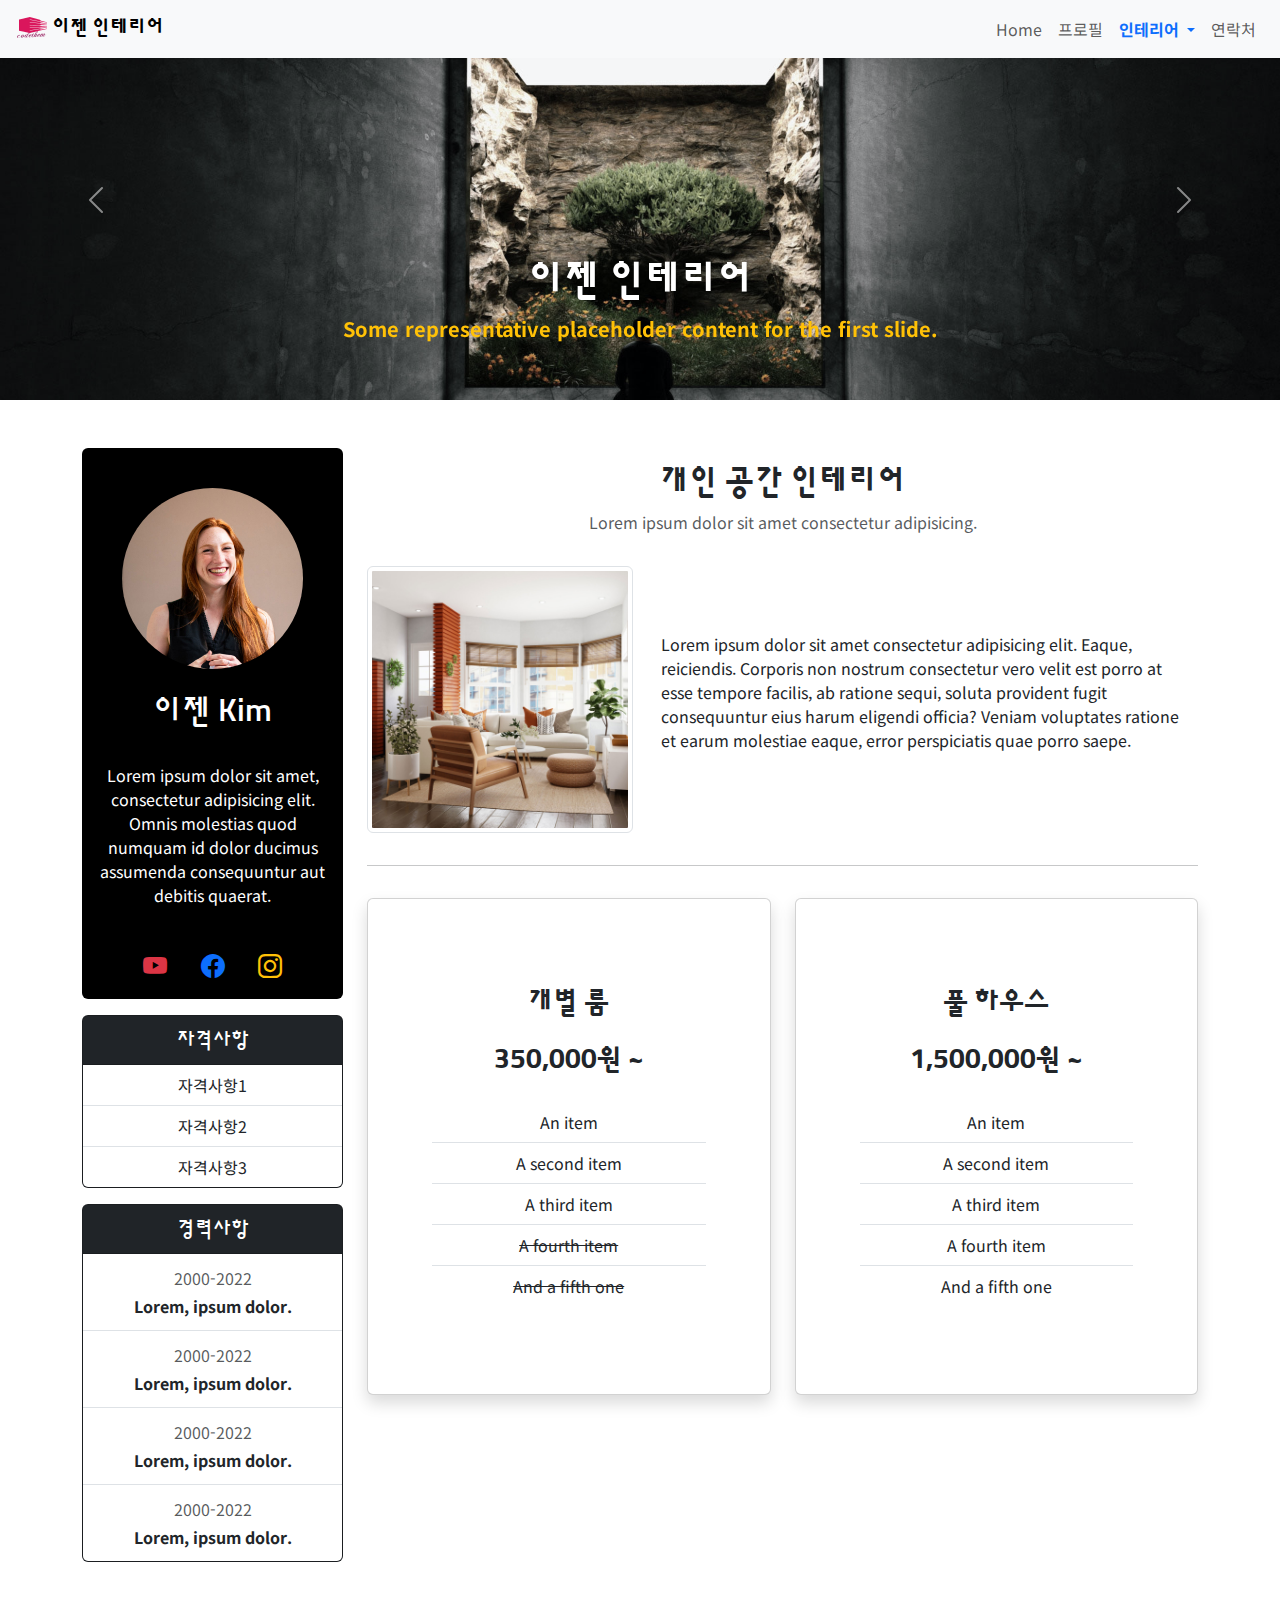
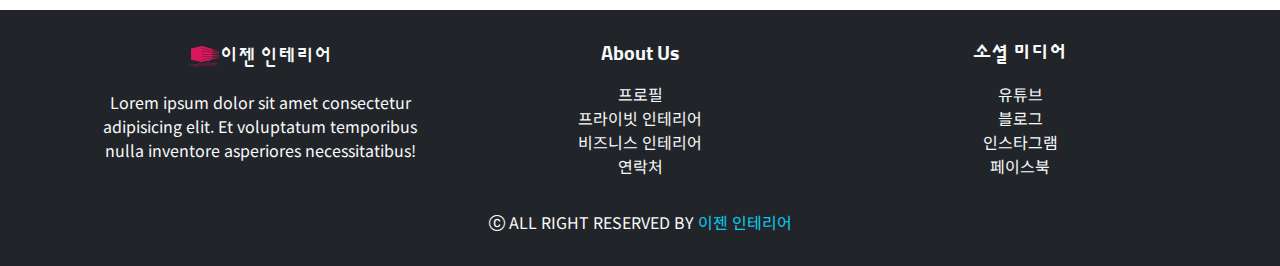
<file: private-interior.html>
<!DOCTYPE html>
<html lang="ko">
  <head>
    <meta charset="UTF-8" />
    <meta name="viewport" content="width=device-width, initial-scale=1.0" />
    <title>이젠 인테리어</title>
    <link rel="stylesheet" href="./css/bootstrap.css" />
    <link
      rel="stylesheet"
      href="https://cdn.jsdelivr.net/npm/bootstrap-icons@1.11.3/font/bootstrap-icons.min.css"
    />
    <link rel="stylesheet" href="./css/style.css" />
  </head>
  <body>
    <!--내비게이션 바 시작-->
    <nav
      class="navbar navbar-expand-lg bg-body-tertiary fixed-top"
      id="nav-menu"
    >
      <div class="container-fluid px-3">
        <a class="navbar-brand sunflower-font fw-bold" href="#"
          ><img src="./images/logo.png" alt="로고" /> 이젠 인테리어</a
        >
        <button
          class="navbar-toggler"
          type="button"
          data-bs-toggle="collapse"
          data-bs-target="#navMenu"
          aria-controls="navMenu"
          aria-expanded="false"
          aria-label="메뉴"
        >
          <span class="navbar-toggler-icon"></span>
        </button>
        <div class="collapse navbar-collapse" id="navMenu">
          <ul class="navbar-nav ms-auto mb-2 mb-lg-0">
            <li class="nav-item">
              <a class="nav-link" aria-current="page" href="./index.html"
                >Home</a
              >
            </li>
            <li class="nav-item">
              <a class="nav-link" href="./profile.html">프로필</a>
            </li>
            <li class="nav-item dropdown">
              <a
                class="nav-link dropdown-toggle active"
                aria-current="page"
                href="#"
                role="button"
                data-bs-toggle="dropdown"
                aria-expanded="false"
              >
                인테리어
              </a>
              <ul class="dropdown-menu">
                <li>
                  <a
                    class="dropdown-item active"
                    aria-current="page"
                    href="./private-interior.html"
                    >개인 공간</a
                  >
                </li>
                <li>
                  <a class="dropdown-item" href="./business-interior.html"
                    >비즈니스 공간</a
                  >
                </li>
              </ul>
            </li>
            <li class="nav-item">
              <a class="nav-link" href="./contact.html">연락처</a>
            </li>
          </ul>
        </div>
      </div>
    </nav>
    <!--내비게이션 바 끝-->

    <!--헤더 시작-->
    <header>
      <div id="headerCarousel" class="carousel slide">
        <div class="carousel-inner">
          <div class="carousel-item active">
            <img
              src="./images/header1.jpg"
              class="d-block w-100"
              alt="헤더 이미지 1"
            />
            <div class="carousel-caption d-none d-md-block">
              <h1 class="fw-bold display-lg-2 fs-1">이젠 인테리어</h1>
              <p class="fs-lg-3 fs-5 fw-bold text-warning">
                Some representative placeholder content for the first slide.
              </p>
            </div>
          </div>
          <div class="carousel-item">
            <img
              src="./images/header2.jpg"
              class="d-block w-100 img-fluid"
              alt="헤더 이미지 2"
            />
            <div class="carousel-caption d-none d-md-block">
              <h1 class="fw-bold display-lg-2 fs-1">이젠 인테리어</h1>
              <p class="fs-lg-3 fs-5 fw-bold text-danger-emphasis">
                Some representative placeholder content for the second slide.
              </p>
            </div>
          </div>
          <div class="carousel-item">
            <img
              src="./images/header3.jpg"
              class="d-block w-100 img-fluid"
              alt="헤더 이미지 3"
            />
            <div class="carousel-caption d-none d-md-block">
              <h1 class="fw-bold display-lg-2 fs-1">이젠 인테리어</h1>
              <p class="fs-lg-3 fs-5 fw-bold text-info-emphasis">
                Some representative placeholder content for the third slide.
              </p>
            </div>
          </div>
          <div class="carousel-item">
            <img
              src="./images/header4.jpg"
              class="d-block w-100 img-fluid"
              alt="헤더 이미지 4"
            />
            <div class="carousel-caption d-none d-md-block">
              <h1 class="fw-bold display-lg-2 fs-1">이젠 인테리어</h1>
              <p class="fs-lg-3 fs-5 fw-bold text-warning">
                Some representative placeholder content for the fourth slide.
              </p>
            </div>
          </div>
          <div class="carousel-item">
            <img
              src="./images/header5.jpg"
              class="d-block w-100 img-fluid"
              alt="헤더 이미지 5"
            />
            <div class="carousel-caption d-none d-md-block">
              <h1 class="fw-bold display-lg-2 fs-1">이젠 인테리어</h1>
              <p class="fs-lg-3 fs-5 fw-bold text-danger">
                Some representative placeholder content for the fifth slide.
              </p>
            </div>
          </div>
        </div>
        <button
          class="carousel-control-prev"
          type="button"
          data-bs-target="#headerCarousel"
          data-bs-slide="prev"
        >
          <span class="carousel-control-prev-icon" aria-hidden="true"></span>
          <span class="visually-hidden">Previous</span>
        </button>
        <button
          class="carousel-control-next"
          type="button"
          data-bs-target="#headerCarousel"
          data-bs-slide="next"
        >
          <span class="carousel-control-next-icon" aria-hidden="true"></span>
          <span class="visually-hidden">Next</span>
        </button>
      </div>
    </header>
    <!--헤더 끝-->

    <!--메인 섹션 시작-->
    <main class="container my-5" id="main">
      <div class="row">
        <!--프로필바 섹션 시작-->
        <section class="col-md-5 col-lg-3 order-2 order-md-1">
          <!--프로필 시작-->
          <div
            class="d-flex flex-column align-items-center bg-black text-white p-3 rounded text-center"
          >
            <img
              src="./images/main-profile.jpg"
              alt="메인 프로필"
              class="img-fluid rounded-circle p-4"
            />
            <h2 class="pb-4">이젠 Kim</h2>
            <p class="pb-4">
              Lorem ipsum dolor sit amet, consectetur adipisicing elit. Omnis
              molestias quod numquam id dolor ducimus assumenda consequuntur aut
              debitis quaerat.
            </p>
            <div class="container d-flex justify-content-evenly">
              <a href="#" aria-label="유튜브"
                ><i class="bi bi-youtube text-danger fs-4"></i
              ></a>
              <a href="#" aria-label="페이스북"
                ><i class="bi bi-facebook text-primary fs-4"></i
              ></a>
              <a href="#" aria-label="인스타그램"
                ><i class="bi bi-instagram text-warning fs-4"></i
              ></a>
            </div>
          </div>
          <!--프로필 끝-->

          <!--자격사항 리스트 시작-->
          <div class="card bg-dark text-white text-center my-3">
            <div class="card-header">
              <h3 class="fs-5 m-1">자격사항</h3>
            </div>
            <ul class="list-group list-group-flush">
              <li class="list-group-item">자격사항1</li>
              <li class="list-group-item">자격사항2</li>
              <li class="list-group-item">자격사항3</li>
            </ul>
          </div>
          <!--자격사항 리스트 끝-->

          <!--경력사항 리스트 시작-->
          <div class="card bg-dark text-white text-center mt-3">
            <div class="card-header">
              <h3 class="fs-5 m-1">경력사항</h3>
            </div>
            <ul class="list-group list-group-flush">
              <li class="list-group-item">
                <p class="text-muted m-1">2000-2022</p>
                <p class="m-1 fw-bold">Lorem, ipsum dolor.</p>
              </li>
              <li class="list-group-item">
                <p class="text-muted m-1">2000-2022</p>
                <p class="m-1 fw-bold">Lorem, ipsum dolor.</p>
              </li>
              <li class="list-group-item">
                <p class="text-muted m-1">2000-2022</p>
                <p class="m-1 fw-bold">Lorem, ipsum dolor.</p>
              </li>
              <li class="list-group-item">
                <p class="text-muted m-1">2000-2022</p>
                <p class="m-1 fw-bold">Lorem, ipsum dolor.</p>
              </li>
            </ul>
          </div>
          <!--경력사항 리스트 끝-->
        </section>
        <!--프로필바 섹션 끝-->

        <!--개인 공간 섹션 시작-->
        <section class="col-md-7 col-lg-9 order-1 order-md-2">
          <!--개인 공간 섹션-->
          <section class="py-3">
            <div class="row g-3">
              <div class="col-12">
                <div class="text-center">
                  <h2 class="fw-bold">개인 공간 인테리어</h2>
                  <p class="text-muted">
                    Lorem ipsum dolor sit amet consectetur adipisicing.
                  </p>
                </div>
              </div>
              <div class="col-lg-6 col-xl-4">
                <div>
                  <img
                    src="./images/private.jpg"
                    alt="개인 공간 인테리어 사진"
                    class="img-fluid img-thumbnail"
                  />
                </div>
              </div>
              <div class="col-lg-6 col-xl-8 align-self-center">
                <div
                  class="container d-flex flex-column justify-content-center"
                >
                  <p>
                    Lorem ipsum dolor sit amet consectetur adipisicing elit.
                    Eaque, reiciendis. Corporis non nostrum consectetur vero
                    velit est porro at esse tempore facilis, ab ratione sequi,
                    soluta provident fugit consequuntur eius harum eligendi
                    officia? Veniam voluptates ratione et earum molestiae eaque,
                    error perspiciatis quae porro saepe.
                  </p>
                </div>
              </div>
            </div>
          </section>
          <!--개인 공간 소개 섹션 끝-->

          <hr />

          <!--개인 공간 가격 섹션 시작-->
          <section class="py-3">
            <!--개별 룸-->
            <div class="row gx-4 gy-5">
              <div class="col-lg-6">
                <div class="card shadow text-center p-5">
                  <div class="card-body">
                    <h3 class="fw-bold my-4">개별 룸</h3>
                    <h3 class="fw-bold my-4">350,000원 ~</h3>
                    <ul class="list-group list-group-flush my-4">
                      <li class="list-group-item">An item</li>
                      <li class="list-group-item">A second item</li>
                      <li class="list-group-item">A third item</li>
                      <li class="list-group-item text-decoration-line-through">
                        A fourth item
                      </li>
                      <li class="list-group-item text-decoration-line-through">
                        And a fifth one
                      </li>
                    </ul>
                  </div>
                </div>
              </div>

              <!--풀 하우스-->
              <div class="col-lg-6">
                <div class="card shadow text-center p-5">
                  <div class="card-body">
                    <h3 class="fw-bold my-4">풀 하우스</h3>
                    <h3 class="fw-bold my-4">1,500,000원 ~</h3>
                    <ul class="list-group list-group-flush my-4">
                      <li class="list-group-item">An item</li>
                      <li class="list-group-item">A second item</li>
                      <li class="list-group-item">A third item</li>
                      <li class="list-group-item">A fourth item</li>
                      <li class="list-group-item">And a fifth one</li>
                    </ul>
                  </div>
                </div>
              </div>
            </div>
          </section>
          <!--개인 공간 가격 섹션 끝-->
        </section>
        <!--개인 공간 섹션 끝-->
      </div>
    </main>

    <!--푸터 시작-->
    <footer class="bg-dark text-center text-light py-3">
      <div class="container overflow-hidden">
        <div class="row">
          <div class="col-sm-12 col-md-4">
            <div>
              <div class="my-3">
                <a
                  href="./index.html"
                  class="text-decoration-none link-light fs-5 sunflower-font"
                  ><img src="./images/logo.png" alt="로고" />이젠 인테리어</a
                >
              </div>
              <p>
                Lorem ipsum dolor sit amet consectetur adipisicing elit. Et
                voluptatum temporibus nulla inventore asperiores necessitatibus!
              </p>
            </div>
          </div>

          <div class="col-sm-12 col-md-4">
            <h5 class="fw-bold my-3">About Us</h5>
            <div>
              <ul class="list-unstyled">
                <li>
                  <a
                    href="./profile.html"
                    class="text-decoration-none link-light"
                    >프로필</a
                  >
                </li>
                <li>
                  <a
                    href="./private-interior.html"
                    class="text-decoration-none link-light"
                    >프라이빗 인테리어</a
                  >
                </li>
                <li>
                  <a
                    href="./business-interior.html"
                    class="text-decoration-none link-light"
                    >비즈니스 인테리어</a
                  >
                </li>
                <li>
                  <a
                    href="./contact.html"
                    class="text-decoration-none link-light"
                    >연락처</a
                  >
                </li>
              </ul>
            </div>
          </div>

          <div class="col-sm-12 col-md-4">
            <h5 class="fw-bold my-3">소셜 미디어</h5>
            <div>
              <ul class="list-unstyled">
                <li>
                  <a href="#" class="text-decoration-none link-light">유튜브</a>
                </li>
                <li>
                  <a href="#" class="text-decoration-none link-light">블로그</a>
                </li>
                <li>
                  <a href="#" class="text-decoration-none link-light"
                    >인스타그램</a
                  >
                </li>
                <li>
                  <a href="#" class="text-decoration-none link-light"
                    >페이스북</a
                  >
                </li>
              </ul>
            </div>
          </div>

          <div class="col-12">
            <div class="my-3">
              <i class="bi bi-c-circle"></i> ALL RIGHT RESERVED BY
              <a href="#main" class="text-decoration-none text-info"
                >이젠 인테리어</a
              >
            </div>
          </div>
        </div>
      </div>
    </footer>
    <!--푸터 끝-->

    <!--메인 섹션 끝-->
    <script src="./js/bootstrap.bundle.js"></script>
  </body>
</html>
</file>
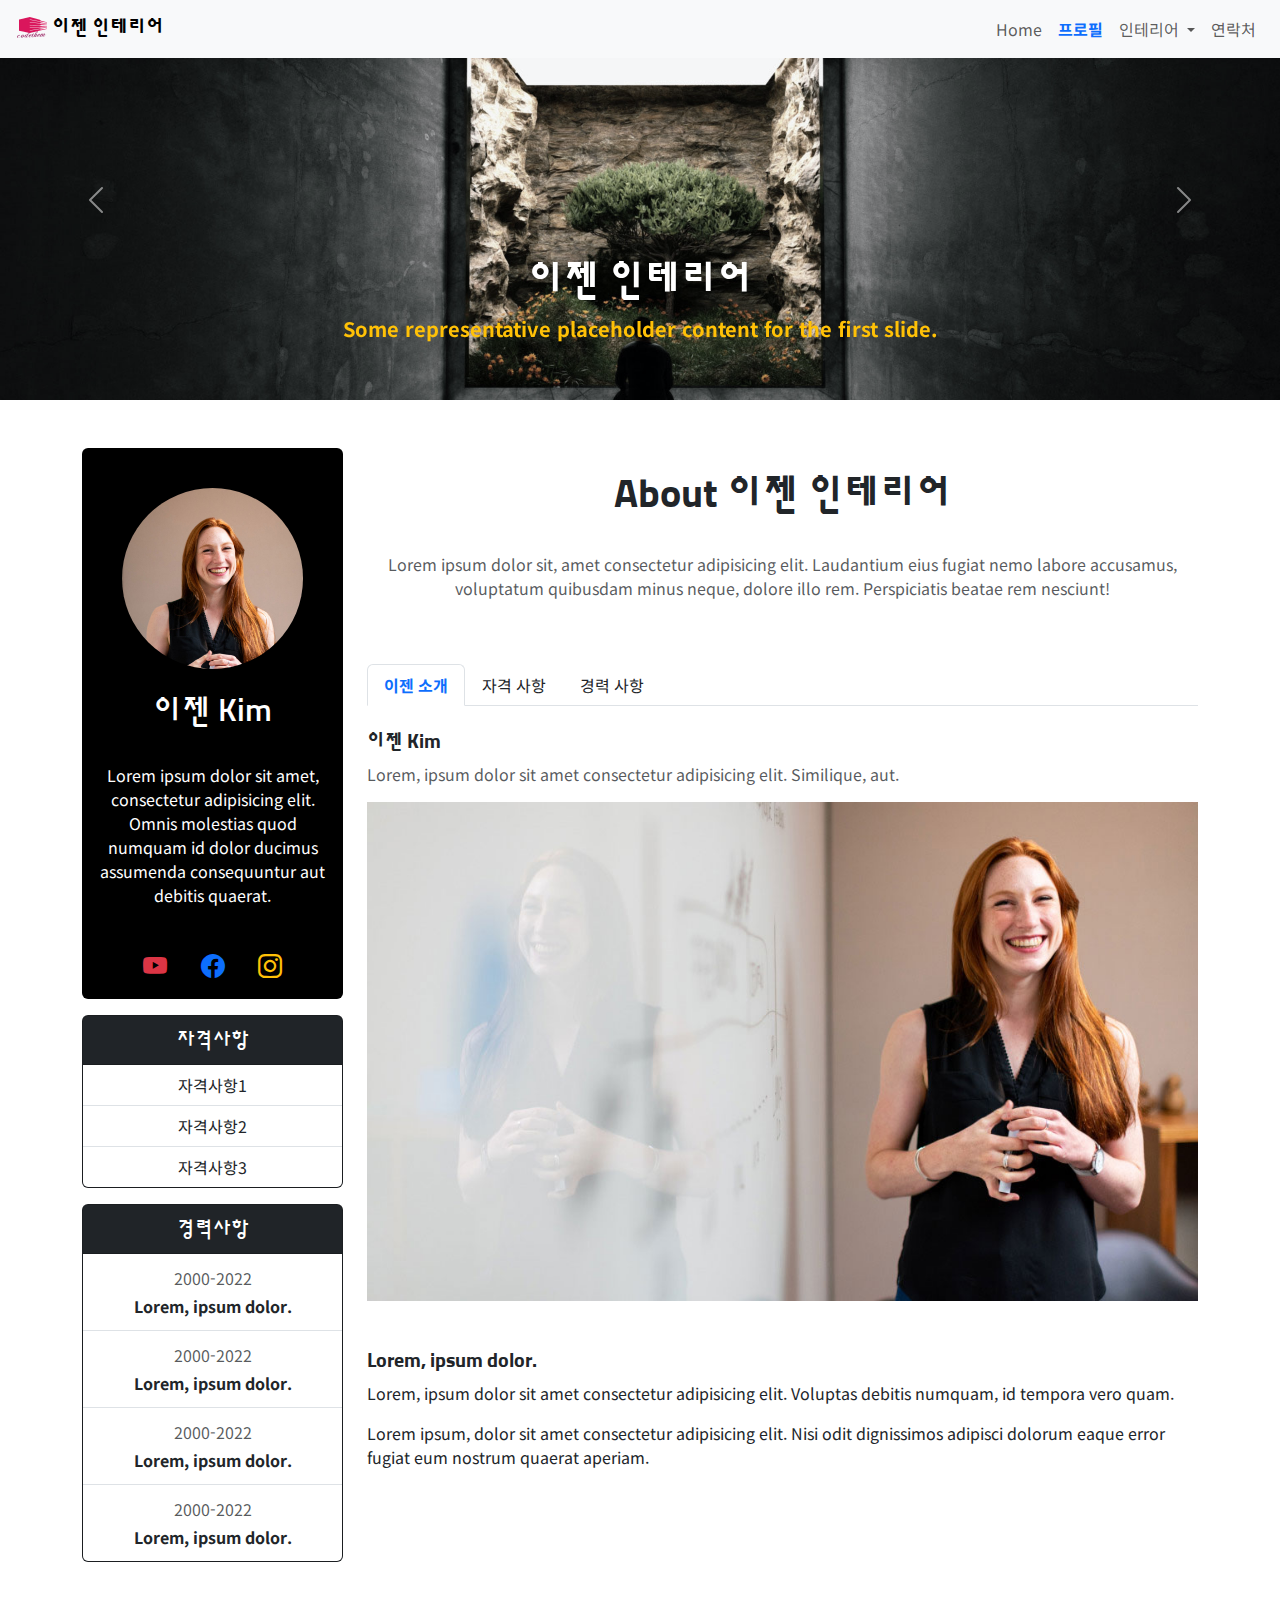
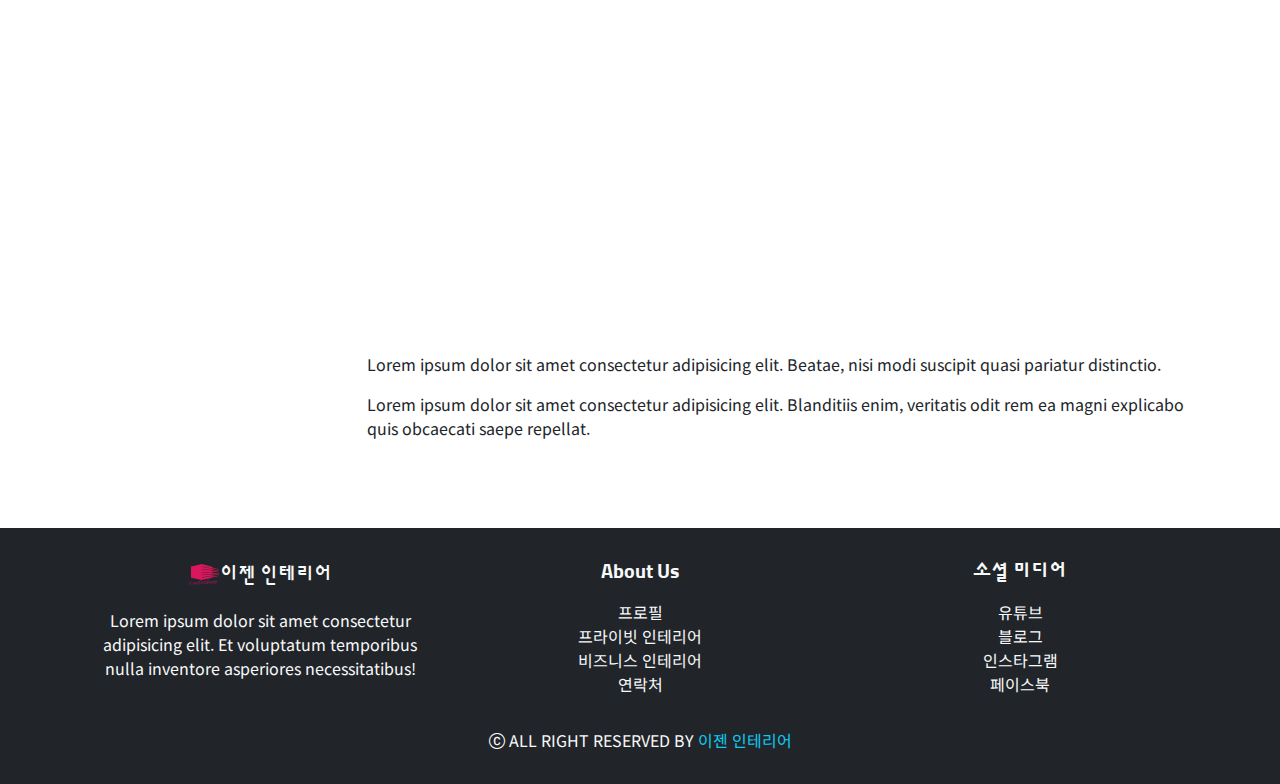
<file: profile.html>
<!DOCTYPE html>
<html lang="ko">
  <head>
    <meta charset="UTF-8" />
    <meta name="viewport" content="width=device-width, initial-scale=1.0" />
    <title>이젠 인테리어</title>
    <link rel="stylesheet" href="./css/bootstrap.css" />
    <link
      rel="stylesheet"
      href="https://cdn.jsdelivr.net/npm/bootstrap-icons@1.11.3/font/bootstrap-icons.min.css"
    />
    <link rel="stylesheet" href="./css/style.css" />
  </head>
  <body>
    <!--내비게이션 바 시작-->
    <nav
      class="navbar navbar-expand-lg bg-body-tertiary fixed-top"
      id="nav-menu"
    >
      <div class="container-fluid px-3">
        <a class="navbar-brand sunflower-font fw-bold" href="#"
          ><img src="./images/logo.png" alt="로고" /> 이젠 인테리어</a
        >
        <button
          class="navbar-toggler"
          type="button"
          data-bs-toggle="collapse"
          data-bs-target="#navMenu"
          aria-controls="navMenu"
          aria-expanded="false"
          aria-label="메뉴"
        >
          <span class="navbar-toggler-icon"></span>
        </button>
        <div class="collapse navbar-collapse" id="navMenu">
          <ul class="navbar-nav ms-auto mb-2 mb-lg-0">
            <li class="nav-item">
              <a class="nav-link" href="./index.html">Home</a>
            </li>
            <li class="nav-item">
              <a
                class="nav-link active"
                aria-current="page"
                href="./profile.html"
                >프로필</a
              >
            </li>
            <li class="nav-item dropdown">
              <a
                class="nav-link dropdown-toggle"
                href="#"
                role="button"
                data-bs-toggle="dropdown"
                aria-expanded="false"
              >
                인테리어
              </a>
              <ul class="dropdown-menu">
                <li>
                  <a class="dropdown-item" href="./private-interior.html"
                    >개인 공간</a
                  >
                </li>
                <li>
                  <a class="dropdown-item" href="./business-interior.html"
                    >비즈니스 공간</a
                  >
                </li>
              </ul>
            </li>
            <li class="nav-item">
              <a class="nav-link" href="./contact.html">연락처</a>
            </li>
          </ul>
        </div>
      </div>
    </nav>
    <!--내비게이션 바 끝-->

    <!--헤더 시작-->
    <header>
      <div id="headerCarousel" class="carousel slide">
        <div class="carousel-inner">
          <div class="carousel-item active">
            <img
              src="./images/header1.jpg"
              class="d-block w-100"
              alt="헤더 이미지 1"
            />
            <div class="carousel-caption d-none d-md-block">
              <h1 class="fw-bold display-lg-2 fs-1">이젠 인테리어</h1>
              <p class="fs-lg-3 fs-5 fw-bold text-warning">
                Some representative placeholder content for the first slide.
              </p>
            </div>
          </div>
          <div class="carousel-item">
            <img
              src="./images/header2.jpg"
              class="d-block w-100 img-fluid"
              alt="헤더 이미지 2"
            />
            <div class="carousel-caption d-none d-md-block">
              <h1 class="fw-bold display-lg-2 fs-1">이젠 인테리어</h1>
              <p class="fs-lg-3 fs-5 fw-bold text-danger-emphasis">
                Some representative placeholder content for the second slide.
              </p>
            </div>
          </div>
          <div class="carousel-item">
            <img
              src="./images/header3.jpg"
              class="d-block w-100 img-fluid"
              alt="헤더 이미지 3"
            />
            <div class="carousel-caption d-none d-md-block">
              <h1 class="fw-bold display-lg-2 fs-1">이젠 인테리어</h1>
              <p class="fs-lg-3 fs-5 fw-bold text-info-emphasis">
                Some representative placeholder content for the third slide.
              </p>
            </div>
          </div>
          <div class="carousel-item">
            <img
              src="./images/header4.jpg"
              class="d-block w-100 img-fluid"
              alt="헤더 이미지 4"
            />
            <div class="carousel-caption d-none d-md-block">
              <h1 class="fw-bold display-lg-2 fs-1">이젠 인테리어</h1>
              <p class="fs-lg-3 fs-5 fw-bold text-warning">
                Some representative placeholder content for the fourth slide.
              </p>
            </div>
          </div>
          <div class="carousel-item">
            <img
              src="./images/header5.jpg"
              class="d-block w-100 img-fluid"
              alt="헤더 이미지 5"
            />
            <div class="carousel-caption d-none d-md-block">
              <h1 class="fw-bold display-lg-2 fs-1">이젠 인테리어</h1>
              <p class="fs-lg-3 fs-5 fw-bold text-danger">
                Some representative placeholder content for the fifth slide.
              </p>
            </div>
          </div>
        </div>
        <button
          class="carousel-control-prev"
          type="button"
          data-bs-target="#headerCarousel"
          data-bs-slide="prev"
        >
          <span class="carousel-control-prev-icon" aria-hidden="true"></span>
          <span class="visually-hidden">Previous</span>
        </button>
        <button
          class="carousel-control-next"
          type="button"
          data-bs-target="#headerCarousel"
          data-bs-slide="next"
        >
          <span class="carousel-control-next-icon" aria-hidden="true"></span>
          <span class="visually-hidden">Next</span>
        </button>
      </div>
    </header>
    <!--헤더 끝-->

    <!--메인 섹션 시작-->
    <main class="container my-5" id="main">
      <div class="row">
        <!--프로필바 섹션 시작-->
        <section class="col-md-5 col-lg-3">
          <!--프로필 시작-->
          <div
            class="d-flex flex-column align-items-center bg-black text-white p-3 rounded text-center"
          >
            <img
              src="./images/main-profile.jpg"
              alt="메인 프로필"
              class="img-fluid rounded-circle p-4"
            />
            <h2 class="pb-4">이젠 Kim</h2>
            <p class="pb-4">
              Lorem ipsum dolor sit amet, consectetur adipisicing elit. Omnis
              molestias quod numquam id dolor ducimus assumenda consequuntur aut
              debitis quaerat.
            </p>
            <div class="container d-flex justify-content-evenly">
              <a href="#" aria-label="유튜브"
                ><i class="bi bi-youtube text-danger fs-4"></i
              ></a>
              <a href="#" aria-label="페이스북"
                ><i class="bi bi-facebook text-primary fs-4"></i
              ></a>
              <a href="#" aria-label="인스타그램"
                ><i class="bi bi-instagram text-warning fs-4"></i
              ></a>
            </div>
          </div>
          <!--프로필 끝-->

          <!--자격사항 리스트 시작-->
          <div class="card bg-dark text-white text-center my-3">
            <div class="card-header">
              <h3 class="fs-5 m-1">자격사항</h3>
            </div>
            <ul class="list-group list-group-flush">
              <li class="list-group-item">자격사항1</li>
              <li class="list-group-item">자격사항2</li>
              <li class="list-group-item">자격사항3</li>
            </ul>
          </div>
          <!--자격사항 리스트 끝-->

          <!--경력사항 리스트 시작-->
          <div class="card bg-dark text-white text-center mt-3">
            <div class="card-header">
              <h3 class="fs-5 m-1">경력사항</h3>
            </div>
            <ul class="list-group list-group-flush">
              <li class="list-group-item">
                <p class="text-muted m-1">2000-2022</p>
                <p class="m-1 fw-bold">Lorem, ipsum dolor.</p>
              </li>
              <li class="list-group-item">
                <p class="text-muted m-1">2000-2022</p>
                <p class="m-1 fw-bold">Lorem, ipsum dolor.</p>
              </li>
              <li class="list-group-item">
                <p class="text-muted m-1">2000-2022</p>
                <p class="m-1 fw-bold">Lorem, ipsum dolor.</p>
              </li>
              <li class="list-group-item">
                <p class="text-muted m-1">2000-2022</p>
                <p class="m-1 fw-bold">Lorem, ipsum dolor.</p>
              </li>
            </ul>
          </div>
          <!--경력사항 리스트 끝-->
        </section>
        <!--프로필바 섹션 끝-->

        <!--프로필 섹션 시작-->
        <section class="col-md-7 col-lg-9">
          <!--프로필 섹션-->
          <div class="text-center pb-5">
            <h2 class="fs-1 fw-bold py-4">About 이젠 인테리어</h2>
            <p class="text-muted">
              Lorem ipsum dolor sit, amet consectetur adipisicing elit.
              Laudantium eius fugiat nemo labore accusamus, voluptatum quibusdam
              minus neque, dolore illo rem. Perspiciatis beatae rem nesciunt!
            </p>
          </div>
          <!--탭-->

          <div class="nav nav-tabs" role="tablist">
            <button
              class="nav-link link-dark active"
              id="aboutme-tab"
              data-bs-toggle="tab"
              data-bs-target="#aboutme"
              type="button"
              role="tab"
              aria-controls="aboutme"
              aria-selected="true"
            >
              이젠 소개
            </button>
            <button
              class="nav-link link-dark"
              id="certificate-tab"
              data-bs-toggle="tab"
              data-bs-target="#certificate"
              type="button"
              role="tab"
              aria-controls="certificate"
              aria-selected="false"
            >
              자격 사항
            </button>
            <button
              class="nav-link link-dark"
              id="experiences-tab"
              data-bs-toggle="tab"
              data-bs-target="#experiences"
              type="button"
              role="tab"
              aria-controls="experiences"
              aria-selected="false"
            >
              경력 사항
            </button>
          </div>

          <!--이젠 소개 탭 내용 시작-->
          <div class="tab-content">
            <div
              class="tab-pane fade show active py-4"
              id="aboutme"
              role="tabpanel"
              aria-labelledby="aboutme-tab"
              tabindex="0"
            >
              <h5 class="fw-bold">이젠 Kim</h5>
              <p class="text-muted">
                Lorem, ipsum dolor sit amet consectetur adipisicing elit.
                Similique, aut.
              </p>
              <img
                src="./images/profile-tab1.jpg"
                alt="프로필 탭 사진1"
                class="img-fluid"
              />
              <h5 class="fw-bold pt-5">Lorem, ipsum dolor.</h5>
              <p>
                Lorem, ipsum dolor sit amet consectetur adipisicing elit.
                Voluptas debitis numquam, id tempora vero quam.
              </p>
              <p>
                Lorem ipsum, dolor sit amet consectetur adipisicing elit. Nisi
                odit dignissimos adipisci dolorum eaque error fugiat eum nostrum
                quaerat aperiam.
              </p>
              <div class="ratio ratio-16x9">
                <iframe
                  width="1280"
                  height="720"
                  src="https://www.youtube.com/embed/K0CddMPG_qw"
                  title="귀요미 심해문어(우무문어)"
                  frameborder="0"
                  allow="accelerometer; autoplay; clipboard-write; encrypted-media; gyroscope; picture-in-picture; web-share"
                  referrerpolicy="strict-origin-when-cross-origin"
                  allowfullscreen
                ></iframe>
              </div>
              <p>
                Lorem ipsum dolor sit amet consectetur adipisicing elit. Beatae,
                nisi modi suscipit quasi pariatur distinctio.
              </p>
              <p>
                Lorem ipsum dolor sit amet consectetur adipisicing elit.
                Blanditiis enim, veritatis odit rem ea magni explicabo quis
                obcaecati saepe repellat.
              </p>
            </div>
            <!--이젠 소개 탭 내용 끝-->

            <!--자격 사항 탭 내용 시작-->
            <div
              class="tab-pane fade py-4"
              id="certificate"
              role="tabpanel"
              aria-labelledby="certificate-tab"
              tabindex="0"
            >
              <!--자격사항 1-->
              <div class="p-4">
                <div class="d-flex justify-content-start">
                  <img
                    src="./images/certificate1.jpg"
                    alt="자격 사항 1"
                    class="rounded-5"
                  />
                  <div
                    class="d-flex flex-column justify-content-start align-items-start p-3"
                  >
                    <h4 class="fw-bold">어워드 1</h4>
                    <p>Lorem ipsum dolor sit amet.</p>
                  </div>
                </div>
                <p class="my-4">
                  Lorem ipsum dolor sit amet, consectetur adipisicing elit.
                  Accusantium est quaerat sapiente repellendus ipsam consectetur
                  aspernatur quidem incidunt, molestias, quis distinctio? Sed et
                  illum quaerat?
                </p>
              </div>

              <!--자격사항 2-->
              <div class="p-4">
                <div class="d-flex justify-content-start">
                  <img
                    src="./images/certificate2.jpg"
                    alt="자격 사항 2"
                    class="rounded-5"
                  />
                  <div
                    class="d-flex flex-column justify-content-start align-items-start p-3"
                  >
                    <h4 class="fw-bold">어워드 2</h4>
                    <p>Lorem ipsum dolor sit amet.</p>
                  </div>
                </div>
                <p class="my-4">
                  Lorem ipsum dolor sit amet, consectetur adipisicing elit.
                  Accusantium est quaerat sapiente repellendus ipsam consectetur
                  aspernatur quidem incidunt, molestias, quis distinctio? Sed et
                  illum quaerat?
                </p>
              </div>

              <!--자격사항 3-->
              <div class="p-4">
                <div class="d-flex justify-content-start">
                  <img
                    src="./images/certificate3.jpg"
                    alt="자격 사항 3"
                    class="rounded-5"
                  />
                  <div
                    class="d-flex flex-column justify-content-start align-items-start p-3"
                  >
                    <h4 class="fw-bold">자격증 1</h4>
                    <p>Lorem ipsum dolor sit amet.</p>
                  </div>
                </div>
                <p class="my-4">
                  Lorem ipsum dolor sit amet, consectetur adipisicing elit.
                  Accusantium est quaerat sapiente repellendus ipsam consectetur
                  aspernatur quidem incidunt, molestias, quis distinctio? Sed et
                  illum quaerat?
                </p>
              </div>

              <!--자격사항 4-->
              <div class="p-4">
                <div class="d-flex justify-content-start">
                  <img
                    src="./images/certificate4.jpg"
                    alt="자격 사항 4"
                    class="rounded-5"
                  />
                  <div
                    class="d-flex flex-column justify-content-start align-items-start p-3"
                  >
                    <h4 class="fw-bold">자격증 2</h4>
                    <p>Lorem ipsum dolor sit amet.</p>
                  </div>
                </div>
                <p class="my-4">
                  Lorem ipsum dolor sit amet, consectetur adipisicing elit.
                  Accusantium est quaerat sapiente repellendus ipsam consectetur
                  aspernatur quidem incidunt, molestias, quis distinctio? Sed et
                  illum quaerat?
                </p>
              </div>
            </div>
            <!--자격 사항 탭 내용 끝-->

            <!--경력 사항 탭 내용 시작-->
            <div
              class="tab-pane fade p-4"
              id="experiences"
              role="tabpanel"
              aria-labelledby="experiences-tab"
              tabindex="0"
            >
              <!--이젠 인테리어-->
              <div class="border-bottom my-5">
                <h3 class="fw-bold">이젠 인테리어</h3>
                <p>2010 ~ 2022</p>
                <p>
                  Lorem ipsum dolor sit amet consectetur adipisicing elit. Est
                  laudantium repudiandae molestias a commodi, suscipit dolorem
                  omnis libero quisquam facilis?
                </p>
              </div>
              <!--인테리어 X-->
              <div class="border-bottom my-5">
                <h3 class="fw-bold">인테리어 X</h3>
                <p>2010 ~ 2022</p>
                <p>
                  Lorem ipsum dolor sit amet consectetur adipisicing elit. Est
                  laudantium repudiandae molestias a commodi, suscipit dolorem
                  omnis libero quisquam facilis?
                </p>
              </div>
              <!--인테리어 A-->
              <div class="border-bottom my-5">
                <h3 class="fw-bold">인테리어 A</h3>
                <p>2010 ~ 2022</p>
                <p>
                  Lorem ipsum dolor sit amet consectetur adipisicing elit. Est
                  laudantium repudiandae molestias a commodi, suscipit dolorem
                  omnis libero quisquam facilis?
                </p>
              </div>
            </div>
            <!--경력 사항 탭 내용 끝-->
          </div>
        </section>
        <!--프로필 섹션 끝-->
      </div>
    </main>

    <!--푸터 시작-->
    <footer class="bg-dark text-center text-light py-3">
      <div class="container overflow-hidden">
        <div class="row">
          <div class="col-sm-12 col-md-4">
            <div>
              <div class="my-3">
                <a
                  href="./index.html"
                  class="text-decoration-none link-light fs-5 sunflower-font"
                  ><img src="./images/logo.png" alt="로고" />이젠 인테리어</a
                >
              </div>
              <p>
                Lorem ipsum dolor sit amet consectetur adipisicing elit. Et
                voluptatum temporibus nulla inventore asperiores necessitatibus!
              </p>
            </div>
          </div>

          <div class="col-sm-12 col-md-4">
            <h5 class="fw-bold my-3">About Us</h5>
            <div>
              <ul class="list-unstyled">
                <li>
                  <a
                    href="./profile.html"
                    class="text-decoration-none link-light"
                    >프로필</a
                  >
                </li>
                <li>
                  <a
                    href="./private-interior.html"
                    class="text-decoration-none link-light"
                    >프라이빗 인테리어</a
                  >
                </li>
                <li>
                  <a
                    href="./business-interior.html"
                    class="text-decoration-none link-light"
                    >비즈니스 인테리어</a
                  >
                </li>
                <li>
                  <a
                    href="./contact.html"
                    class="text-decoration-none link-light"
                    >연락처</a
                  >
                </li>
              </ul>
            </div>
          </div>

          <div class="col-sm-12 col-md-4">
            <h5 class="fw-bold my-3">소셜 미디어</h5>
            <div>
              <ul class="list-unstyled">
                <li>
                  <a href="#" class="text-decoration-none link-light">유튜브</a>
                </li>
                <li>
                  <a href="#" class="text-decoration-none link-light">블로그</a>
                </li>
                <li>
                  <a href="#" class="text-decoration-none link-light"
                    >인스타그램</a
                  >
                </li>
                <li>
                  <a href="#" class="text-decoration-none link-light"
                    >페이스북</a
                  >
                </li>
              </ul>
            </div>
          </div>

          <div class="col-12">
            <div class="my-3">
              <i class="bi bi-c-circle"></i> ALL RIGHT RESERVED BY
              <a href="#main" class="text-decoration-none text-info"
                >이젠 인테리어</a
              >
            </div>
          </div>
        </div>
      </div>
    </footer>
    <!--푸터 끝-->

    <!--메인 섹션 끝-->
    <script src="./js/bootstrap.bundle.js"></script>
  </body>
</html>
</file>
<file: css/style.css>
@charset "utf-8";
@import url("https://fonts.googleapis.com/css2?family=Noto+Sans+KR:wght@100..900&family=Sunflower:wght@300&display=swap");

body {
  font-family: "Noto Sans KR", sans-serif;
}

h1,
h2,
h3,
h4,
h5,
.sunflower-font {
  font-family: "Sunflower", sans-serif;
}

.nav-link:hover,
.nav-link.active {
  font-weight: bold;
  color: #0d6efd !important;
}

#headerCarousel img {
  filter: grayscale(50%);
}

#headerCarousel:hover img {
  filter: grayscale(0%);
}

.card-img-top {
  transition: transform 0.7s;
  cursor: pointer;
}

.card-img-top:hover {
  transform: scale(1.2, 1.2);
}

/* banner와 동일 */
.natureimg {
  background-image: url(../images/card-banner.jpg);

  background-repeat: no-repeat;
  background-position: center center;
  background-attachment: fixed;
}

/* contact.html 배경이미지 */
.contact-bg {
  background-image: url(../images/contact-bg.jpg);
  background-repeat: no-repeat;
  background-position: center center;
  background-attachment: fixed;
  background-size: cover;
}

/* contact.html 인풋 속성 */

/* input 자동 완성시 배경 색 변화 방지 */
input:-webkit-autofill,
input:-webkit-autofill:hover,
input:-webkit-autofill:focus,
input:-webkit-autofill:active {
  /*input bg color*/
  -webkit-box-shadow: 0 0 0 1000px #ffc107 inset;
  box-shadow: 0 0 0 1000px #ffc107 inset;
  /*text color*/
  -webkit-text-fill-color: #212529;
  -webkit-text-size-adjust: auto;
}
</file>
